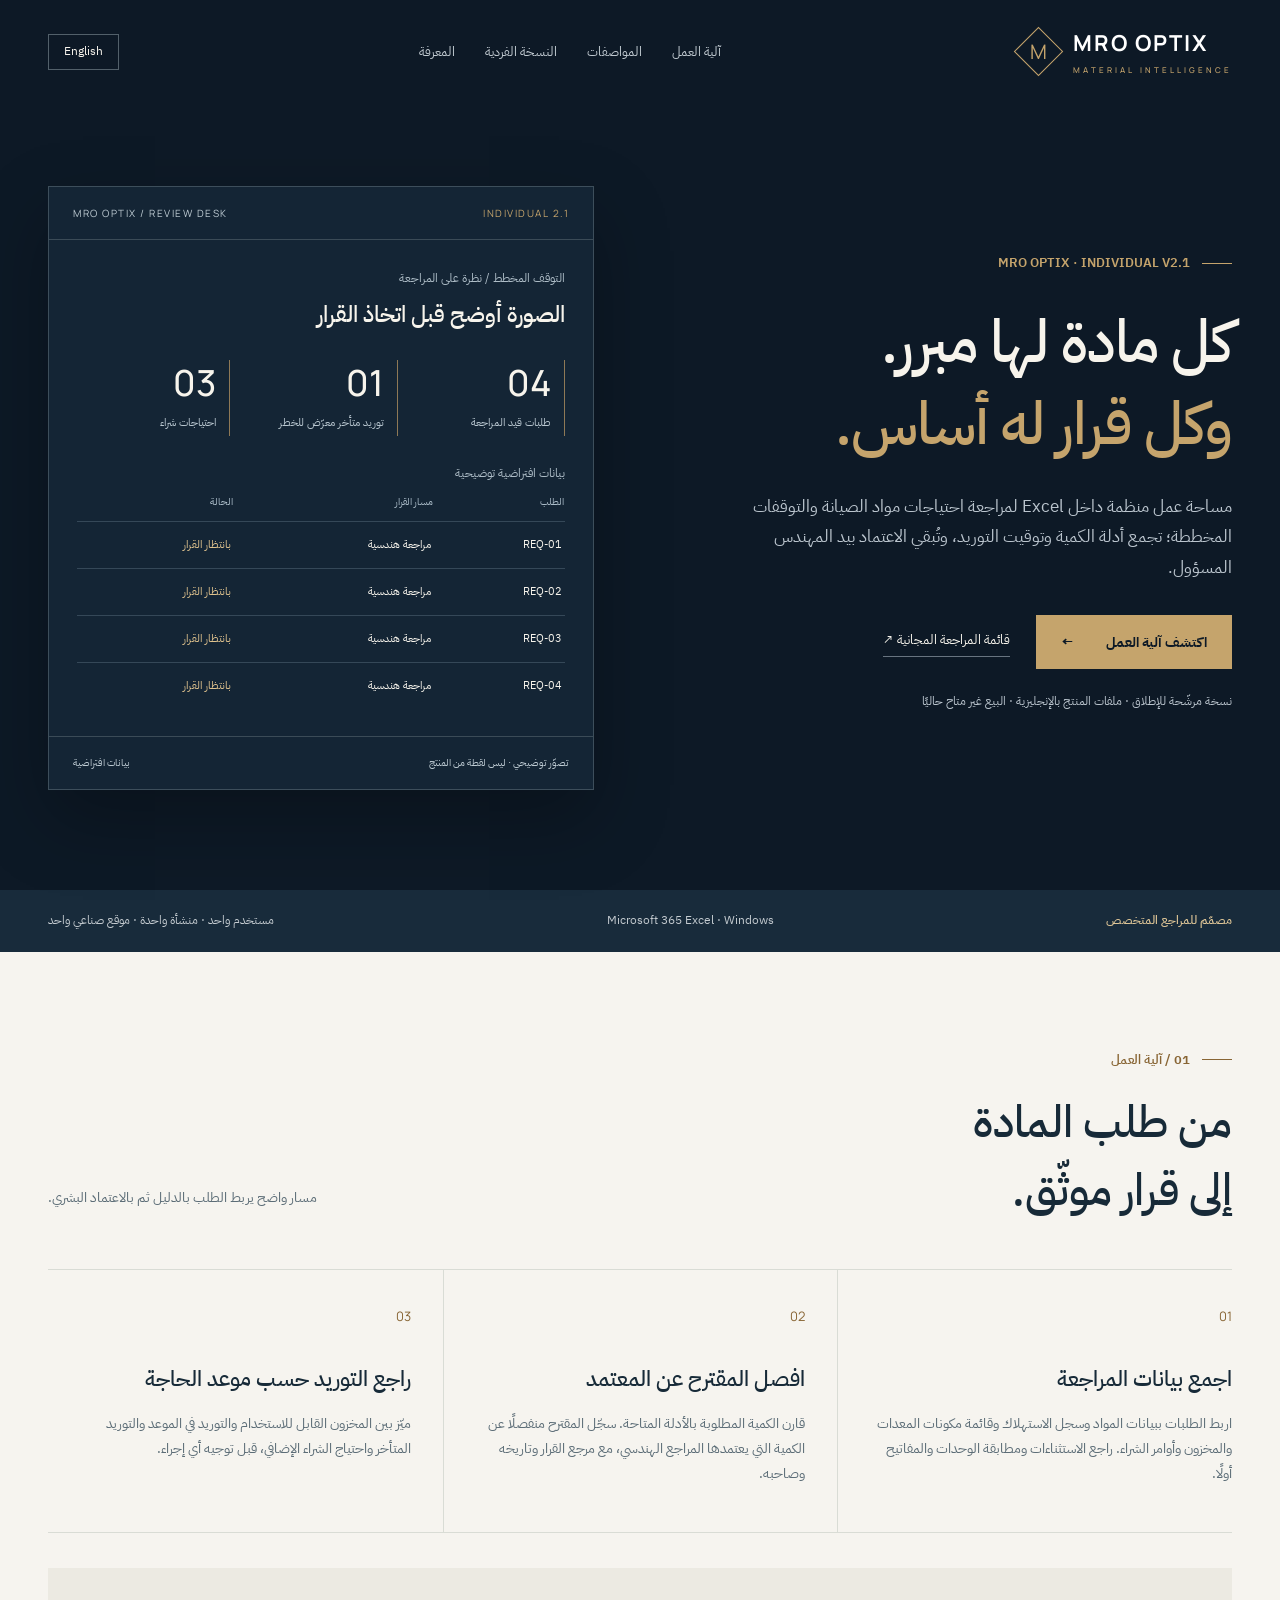
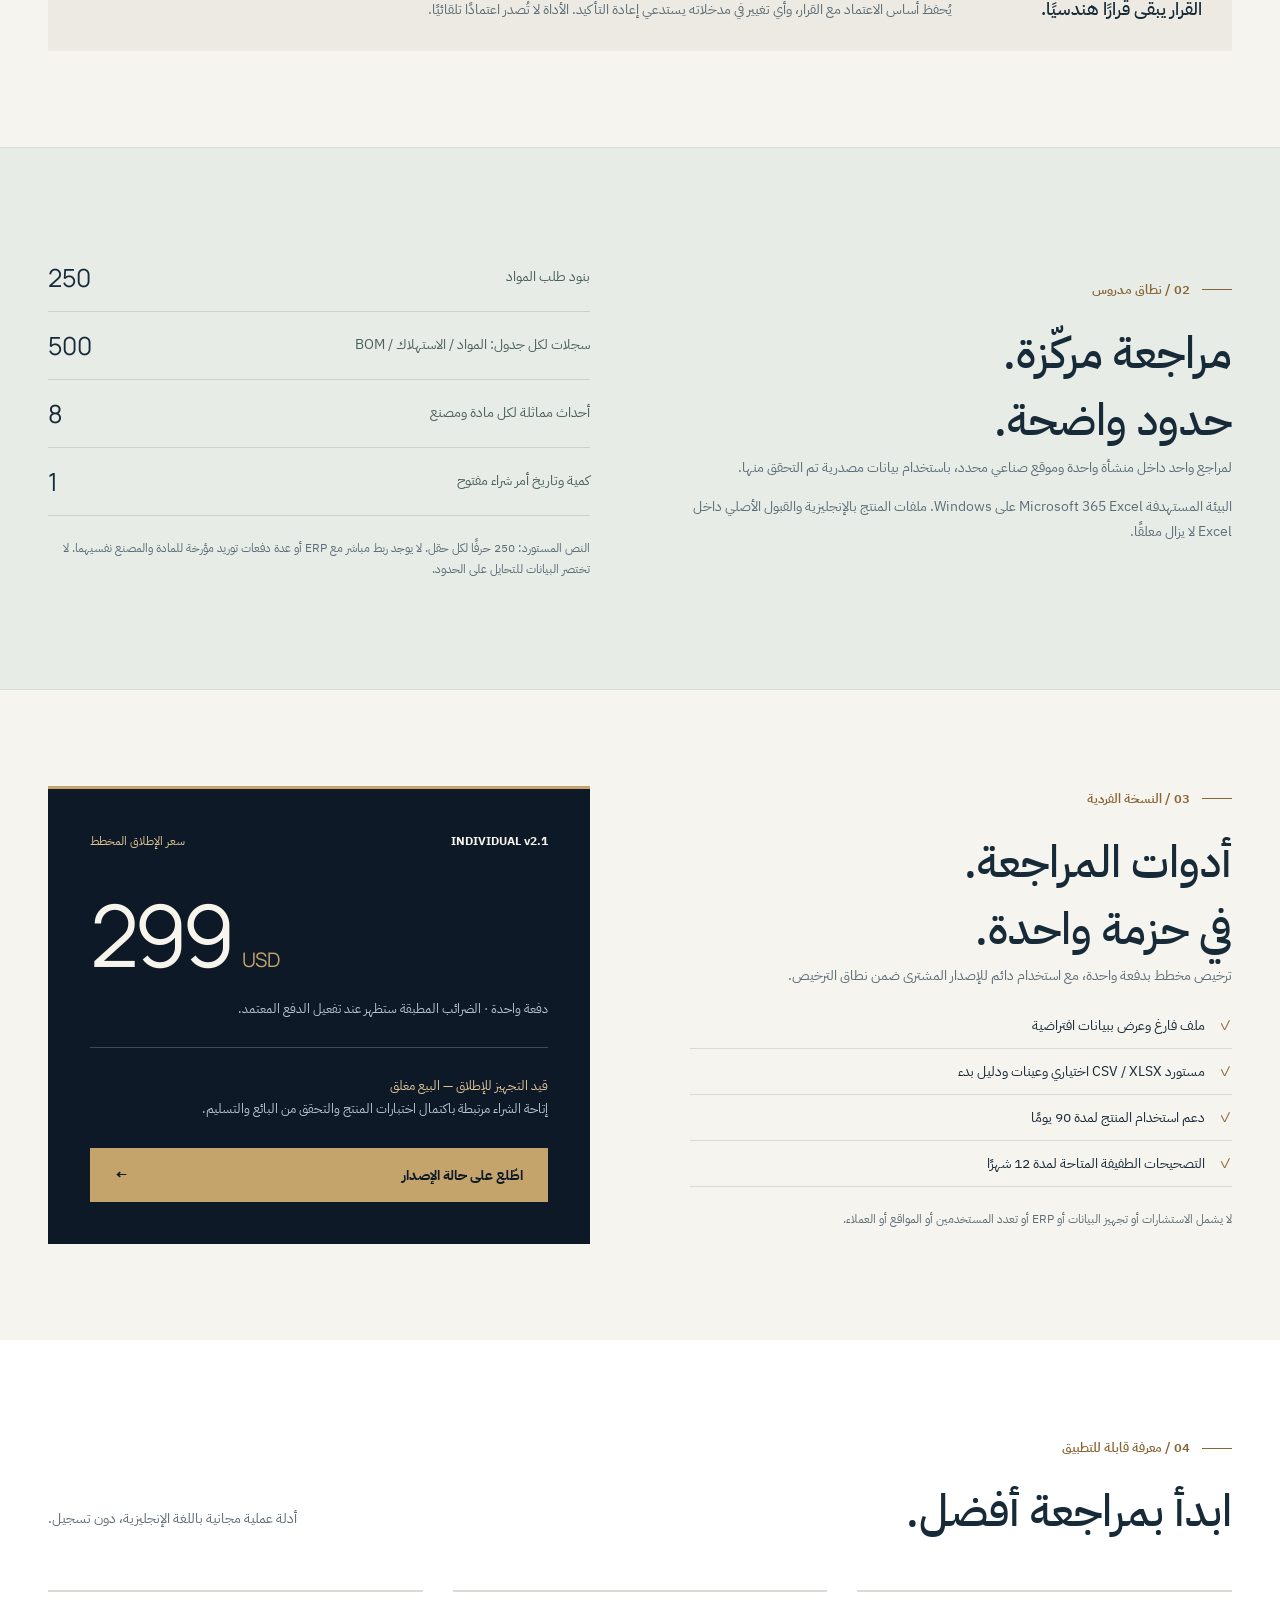
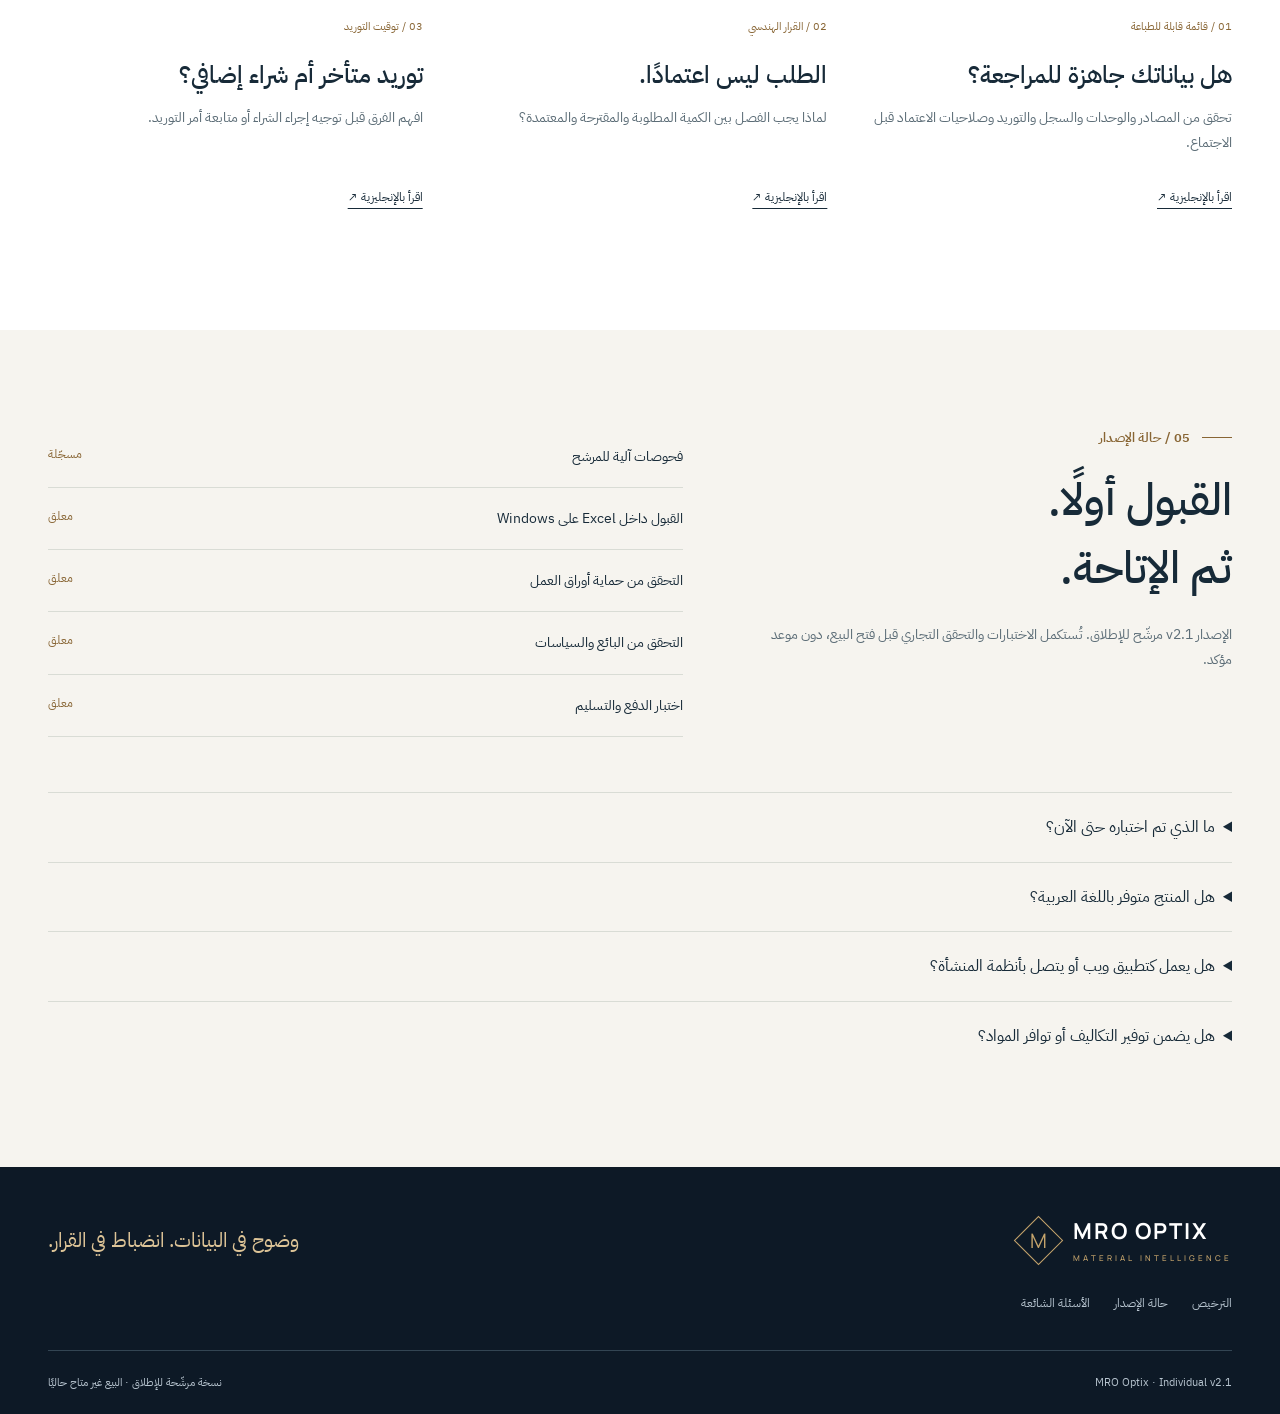
<file: index.html>
<!doctype html><html lang="ar" dir="rtl"><head><meta charset="utf-8"><meta name="viewport" content="width=device-width,initial-scale=1"><title>MRO Optix | مراجعة مواد الصيانة بوضوح</title><meta name="description" content="مراجعة منظمة لمواد الصيانة والتوقفات المخططة داخل Excel. اكتشف آلية العمل ومواصفات النسخة الفردية وحالة الإطلاق."><meta name="theme-color" content="#0d1926"><link rel="canonical" href="https://farajaay.github.io/mro-optix/"><link rel="alternate" hreflang="ar" href="https://farajaay.github.io/mro-optix/"><link rel="alternate" hreflang="en" href="https://farajaay.github.io/mro-optix/en.html"><link rel="alternate" hreflang="x-default" href="https://farajaay.github.io/mro-optix/"><link rel="stylesheet" href="brand.css"></head><body><a class="skip" href="#main">انتقل إلى المحتوى</a><header class="mast"><nav class="nav wrap" aria-label="القائمة الرئيسية"><a class="brand" href="index.html" aria-label="MRO Optix"><span class="emblem" aria-hidden="true"><span>M</span></span><span class="wordmark">MRO OPTIX<small>MATERIAL INTELLIGENCE</small></span></a><div class="navlinks"><a href="index.html#workflow">آلية العمل</a><a href="index.html#fit">المواصفات</a><a href="index.html#offer">النسخة الفردية</a><a href="index.html#guides">المعرفة</a></div><a class="lang" href="en.html" lang="en">English</a></nav></header><main id="main">
<section class="hero"><div class="wrap"><div><div class="eyebrow">MRO Optix · Individual v2.1</div><h1>كل مادة لها مبرر.<br><em>وكل قرار له أساس.</em></h1><p class="intro">مساحة عمل منظمة داخل Excel لمراجعة احتياجات مواد الصيانة والتوقفات المخططة؛ تجمع أدلة الكمية وتوقيت التوريد، وتُبقي الاعتماد بيد المهندس المسؤول.</p><div class="actions"><a class="btn" href="#workflow">اكتشف آلية العمل<span>←</span></a><a class="textlink" href="turnaround-material-review-checklist.html">قائمة المراجعة المجانية ↗</a></div><p class="small-note">نسخة مرشّحة للإطلاق · ملفات المنتج بالإنجليزية · البيع غير متاح حاليًا</p></div><div class="product-panel"><div class="panel-top"><span>MRO OPTIX / REVIEW DESK</span><span>INDIVIDUAL 2.1</span></div><div class="panel-main"><div class="panel-label">التوقف المخطط / نظرة على المراجعة</div><div class="panel-title">الصورة أوضح قبل اتخاذ القرار</div><div class="figures"><div class="figure"><b>04</b><span>طلبات قيد المراجعة</span></div><div class="figure"><b>01</b><span>توريد متأخر معرّض للخطر</span></div><div class="figure"><b>03</b><span>احتياجات شراء</span></div></div><table class="queue"><caption class="panel-label">بيانات افتراضية توضيحية</caption><thead><tr><th>الطلب</th><th>مسار القرار</th><th>الحالة</th></tr></thead><tbody><tr><td><bdi>REQ-01</bdi></td><td>مراجعة هندسية</td><td class="pill">بانتظار القرار</td></tr><tr><td><bdi>REQ-02</bdi></td><td>مراجعة هندسية</td><td class="pill">بانتظار القرار</td></tr><tr><td><bdi>REQ-03</bdi></td><td>مراجعة هندسية</td><td class="pill">بانتظار القرار</td></tr><tr><td><bdi>REQ-04</bdi></td><td>مراجعة هندسية</td><td class="pill">بانتظار القرار</td></tr></tbody></table></div><div class="panel-foot"><span>تصوّر توضيحي · ليس لقطة من المنتج</span><span>بيانات افتراضية</span></div></div></div></section>
<div class="edition-bar"><div class="wrap"><span><b>مصمّم للمراجع المتخصص</b></span><span>Microsoft 365 Excel · Windows</span><span>مستخدم واحد · منشأة واحدة · موقع صناعي واحد</span></div></div>
<section class="section" id="workflow"><div class="wrap"><div class="section-header"><div><div class="eyebrow">01 / آلية العمل</div><h2>من طلب المادة<br>إلى قرار موثّق.</h2></div><p>مسار واضح يربط الطلب بالدليل ثم بالاعتماد البشري.</p></div><div class="steps"><article class="step"><span class="number">01</span><h3>اجمع بيانات المراجعة</h3><p>اربط الطلبات ببيانات المواد وسجل الاستهلاك وقائمة مكونات المعدات والمخزون وأوامر الشراء. راجع الاستثناءات ومطابقة الوحدات والمفاتيح أولًا.</p></article><article class="step"><span class="number">02</span><h3>افصل المقترح عن المعتمد</h3><p>قارن الكمية المطلوبة بالأدلة المتاحة. سجّل المقترح منفصلًا عن الكمية التي يعتمدها المراجع الهندسي، مع مرجع القرار وتاريخه وصاحبه.</p></article><article class="step"><span class="number">03</span><h3>راجع التوريد حسب موعد الحاجة</h3><p>ميّز بين المخزون القابل للاستخدام والتوريد في الموعد والتوريد المتأخر واحتياج الشراء الإضافي، قبل توجيه أي إجراء.</p></article></div><div class="decision"><b>القرار يبقى قرارًا هندسيًا.</b><p>يُحفظ أساس الاعتماد مع القرار، وأي تغيير في مدخلاته يستدعي إعادة التأكيد. الأداة لا تُصدر اعتمادًا تلقائيًا.</p></div></div></section>
<section class="section fit-section" id="fit"><div class="wrap fit-layout"><div class="fit-copy"><div class="eyebrow">02 / نطاق مدروس</div><h2>مراجعة مركّزة.<br>حدود واضحة.</h2><p>لمراجع واحد داخل منشأة واحدة وموقع صناعي محدد، باستخدام بيانات مصدرية تم التحقق منها.</p><p>البيئة المستهدفة Microsoft 365 Excel على Windows. ملفات المنتج بالإنجليزية والقبول الأصلي داخل Excel لا يزال معلقًا.</p></div><div><dl class="specs"><div><dt>بنود طلب المواد</dt><dd>250</dd></div><div><dt>سجلات لكل جدول: المواد / الاستهلاك / BOM</dt><dd>500</dd></div><div><dt>أحداث مماثلة لكل مادة ومصنع</dt><dd>8</dd></div><div><dt>كمية وتاريخ أمر شراء مفتوح</dt><dd>1</dd></div></dl><p class="scope-note">النص المستورد: 250 حرفًا لكل حقل. لا يوجد ربط مباشر مع ERP أو عدة دفعات توريد مؤرخة للمادة والمصنع نفسيهما. لا تختصر البيانات للتحايل على الحدود.</p></div></div></section>
<section class="section" id="offer"><div class="wrap offer-layout"><div class="offer-copy"><div class="eyebrow">03 / النسخة الفردية</div><h2>أدوات المراجعة.<br>في حزمة واحدة.</h2><p>ترخيص مخطط بدفعة واحدة، مع استخدام دائم للإصدار المشترى ضمن نطاق الترخيص.</p><ul class="includes"><li>ملف فارغ وعرض ببيانات افتراضية</li><li>مستورد CSV / XLSX اختياري وعينات ودليل بدء</li><li>دعم استخدام المنتج لمدة 90 يومًا</li><li>التصحيحات الطفيفة المتاحة لمدة 12 شهرًا</li></ul><p class="scope-note">لا يشمل الاستشارات أو تجهيز البيانات أو ERP أو تعدد المستخدمين أو المواقع أو العملاء.</p></div><div class="price-card"><div class="price-head"><b>INDIVIDUAL v2.1</b><span>سعر الإطلاق المخطط</span></div><div class="price-value">299 <small>USD</small></div><p>دفعة واحدة · الضرائب المطبقة ستظهر عند تفعيل الدفع المعتمد.</p><hr><div class="availability">قيد التجهيز للإطلاق — البيع مغلق</div><p>إتاحة الشراء مرتبطة باكتمال اختبارات المنتج والتحقق من البائع والتسليم.</p><a class="btn" href="#release-gates">اطّلع على حالة الإصدار<span>←</span></a></div></div></section>
<section class="section resources" id="guides"><div class="wrap"><div class="section-header"><div><div class="eyebrow">04 / معرفة قابلة للتطبيق</div><h2>ابدأ بمراجعة أفضل.</h2></div><p>أدلة عملية مجانية باللغة الإنجليزية، دون تسجيل.</p></div><div class="resource-grid"><a class="resource-card" href="turnaround-material-review-checklist.html"><small>01 / قائمة قابلة للطباعة</small><h3>هل بياناتك جاهزة للمراجعة؟</h3><p>تحقق من المصادر والوحدات والسجل والتوريد وصلاحيات الاعتماد قبل الاجتماع.</p><span class="read">اقرأ بالإنجليزية ↗</span></a><a class="resource-card" href="material-request-vs-engineering-approval.html"><small>02 / القرار الهندسي</small><h3>الطلب ليس اعتمادًا.</h3><p>لماذا يجب الفصل بين الكمية المطلوبة والمقترحة والمعتمدة؟</p><span class="read">اقرأ بالإنجليزية ↗</span></a><a class="resource-card" href="late-po-vs-purchase-need.html"><small>03 / توقيت التوريد</small><h3>توريد متأخر أم شراء إضافي؟</h3><p>افهم الفرق قبل توجيه إجراء الشراء أو متابعة أمر التوريد.</p><span class="read">اقرأ بالإنجليزية ↗</span></a></div></div></section>
<section class="section" id="release-gates"><div class="wrap"><div class="release"><div><div class="eyebrow">05 / حالة الإصدار</div><h2>القبول أولًا.<br>ثم الإتاحة.</h2><p>الإصدار v2.1 مرشّح للإطلاق. تُستكمل الاختبارات والتحقق التجاري قبل فتح البيع، دون موعد مؤكد.</p></div><ul class="release-list"><li>فحوصات آلية للمرشح<span>مسجّلة</span></li><li>القبول داخل Excel على Windows<span>معلق</span></li><li>التحقق من حماية أوراق العمل<span>معلق</span></li><li>التحقق من البائع والسياسات<span>معلق</span></li><li>اختبار الدفع والتسليم<span>معلق</span></li></ul></div><div class="qa" id="faq"><details id="evidence"><summary>ما الذي تم اختباره حتى الآن؟</summary><p>وفق سجل التحقق للإصدار المرشّح: نجح 29 اختبارًا ديناميكيًا، ولم تُرصد أخطاء صيغ في الفحص النهائي للملفين الفارغ والتجريبي. حقق المستورد 22 نجاحًا مع حالة عدم تطابق مسجلة في أداة الاختبار تتعلق بالحفاظ على الصفر في LIMIT-0245. اختبارات LibreOffice لا تُعد قبولًا داخل Excel على Windows، وحماية أوراق العمل غير مفعّلة أو معتمدة في هذه النسخة.</p></details><details><summary>هل المنتج متوفر باللغة العربية؟</summary><p>الموقع متوفر بالعربية والإنجليزية. ملفات المنتج ودليل الاستخدام بالإنجليزية؛ تعريب الموقع لا يعني تعريب ملفات Excel.</p></details><details><summary>هل يعمل كتطبيق ويب أو يتصل بأنظمة المنشأة؟</summary><p>المنتج ملفات Excel مع مستورد اختياري، وليس تطبيق ويب. يعتمد على بيانات يزوّدها المستخدم، دون اتصال مباشر مع SAP أو Maximo أو Oracle أو غيرها.</p></details><details><summary>هل يضمن توفير التكاليف أو توافر المواد؟</summary><p>لا. فرق الكمية المقترحة ليس وفرًا محققًا ولا اعتمادًا للشراء. يجب التحقق من البيانات والمخرجات واتباع ضوابط الموقع قبل أي إجراء.</p></details></div></div></section></main><footer class="footer"><div class="wrap"><div class="footer-top"><a class="brand" href="index.html" aria-label="MRO Optix"><span class="emblem" aria-hidden="true"><span>M</span></span><span class="wordmark">MRO OPTIX<small>MATERIAL INTELLIGENCE</small></span></a><div class="footer-tag">وضوح في البيانات. انضباط في القرار.</div></div><div class="footer-links"><a href="index.html#offer">الترخيص</a><a href="index.html#release-gates">حالة الإصدار</a><a href="index.html#faq">الأسئلة الشائعة</a></div><div class="footer-bottom"><p>MRO Optix · Individual v2.1</p><p>نسخة مرشّحة للإطلاق · البيع غير متاح حاليًا</p></div></div></footer></body></html>
</file>
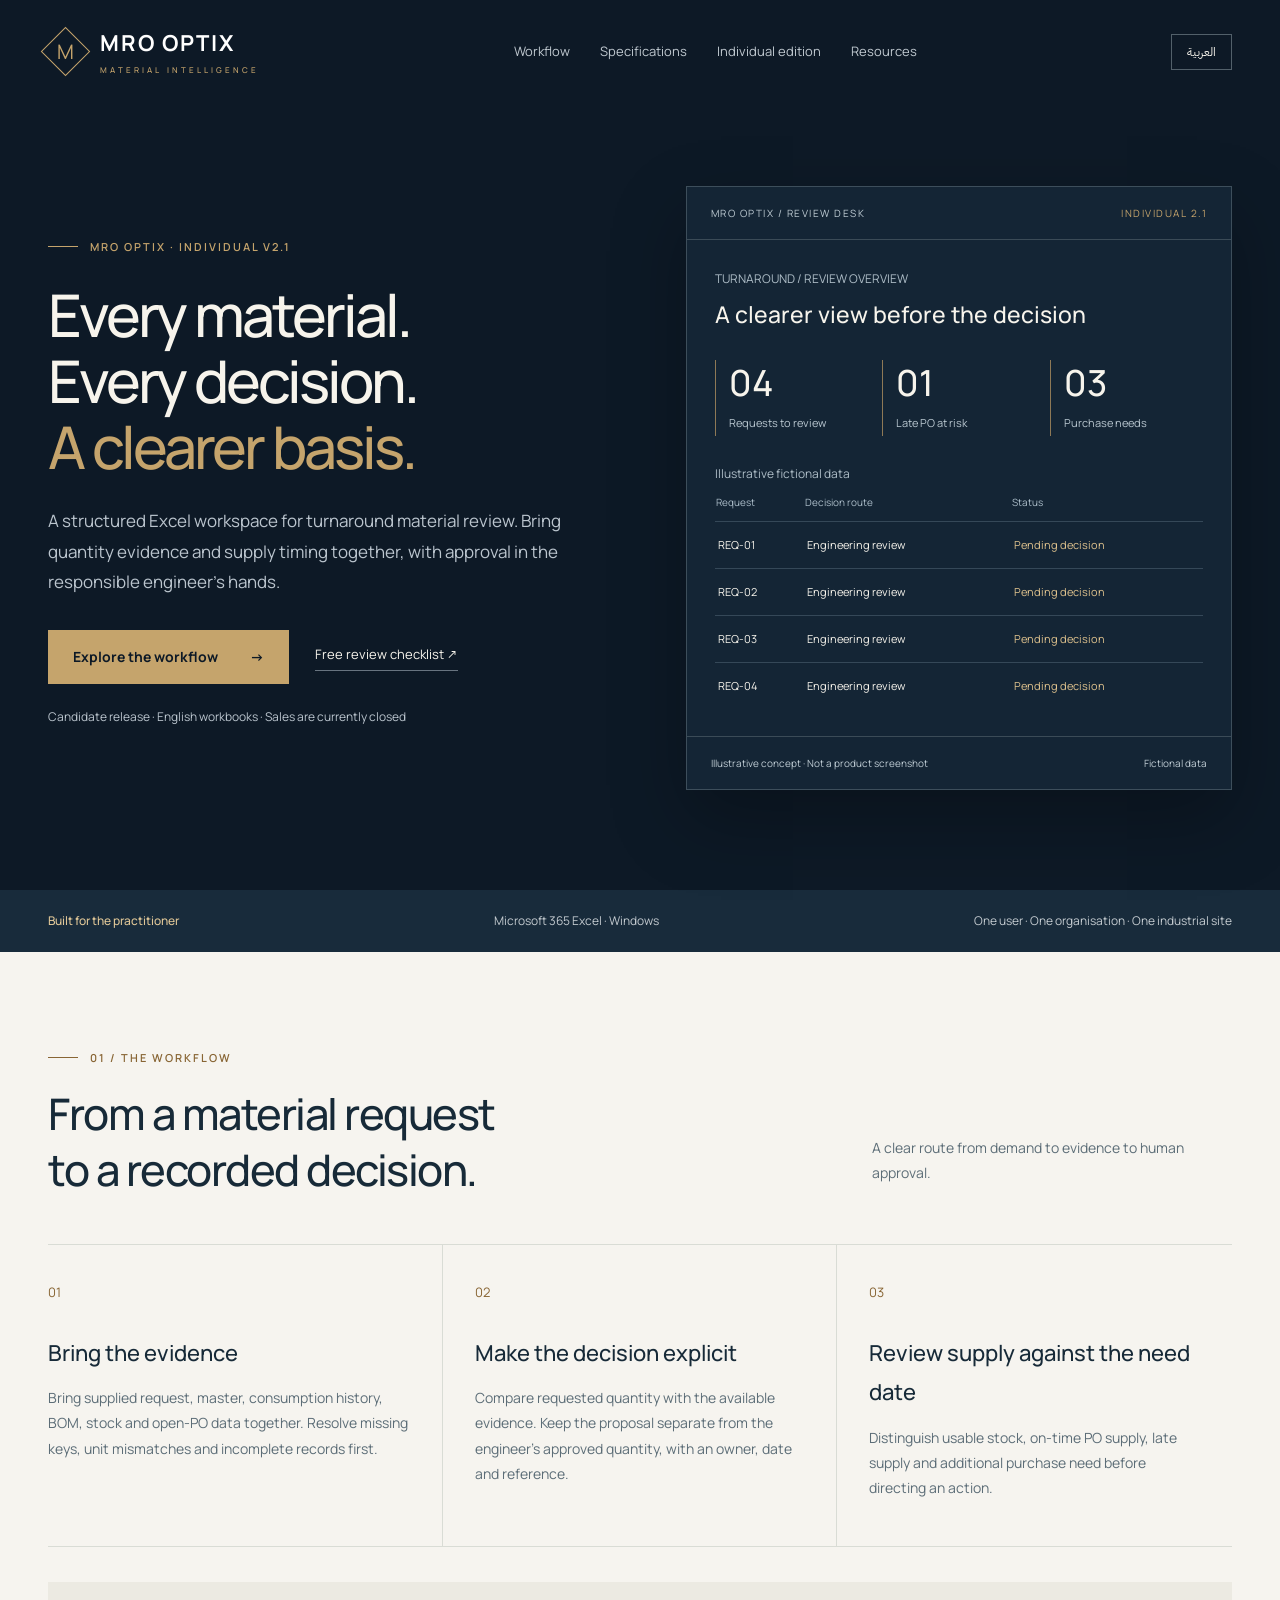
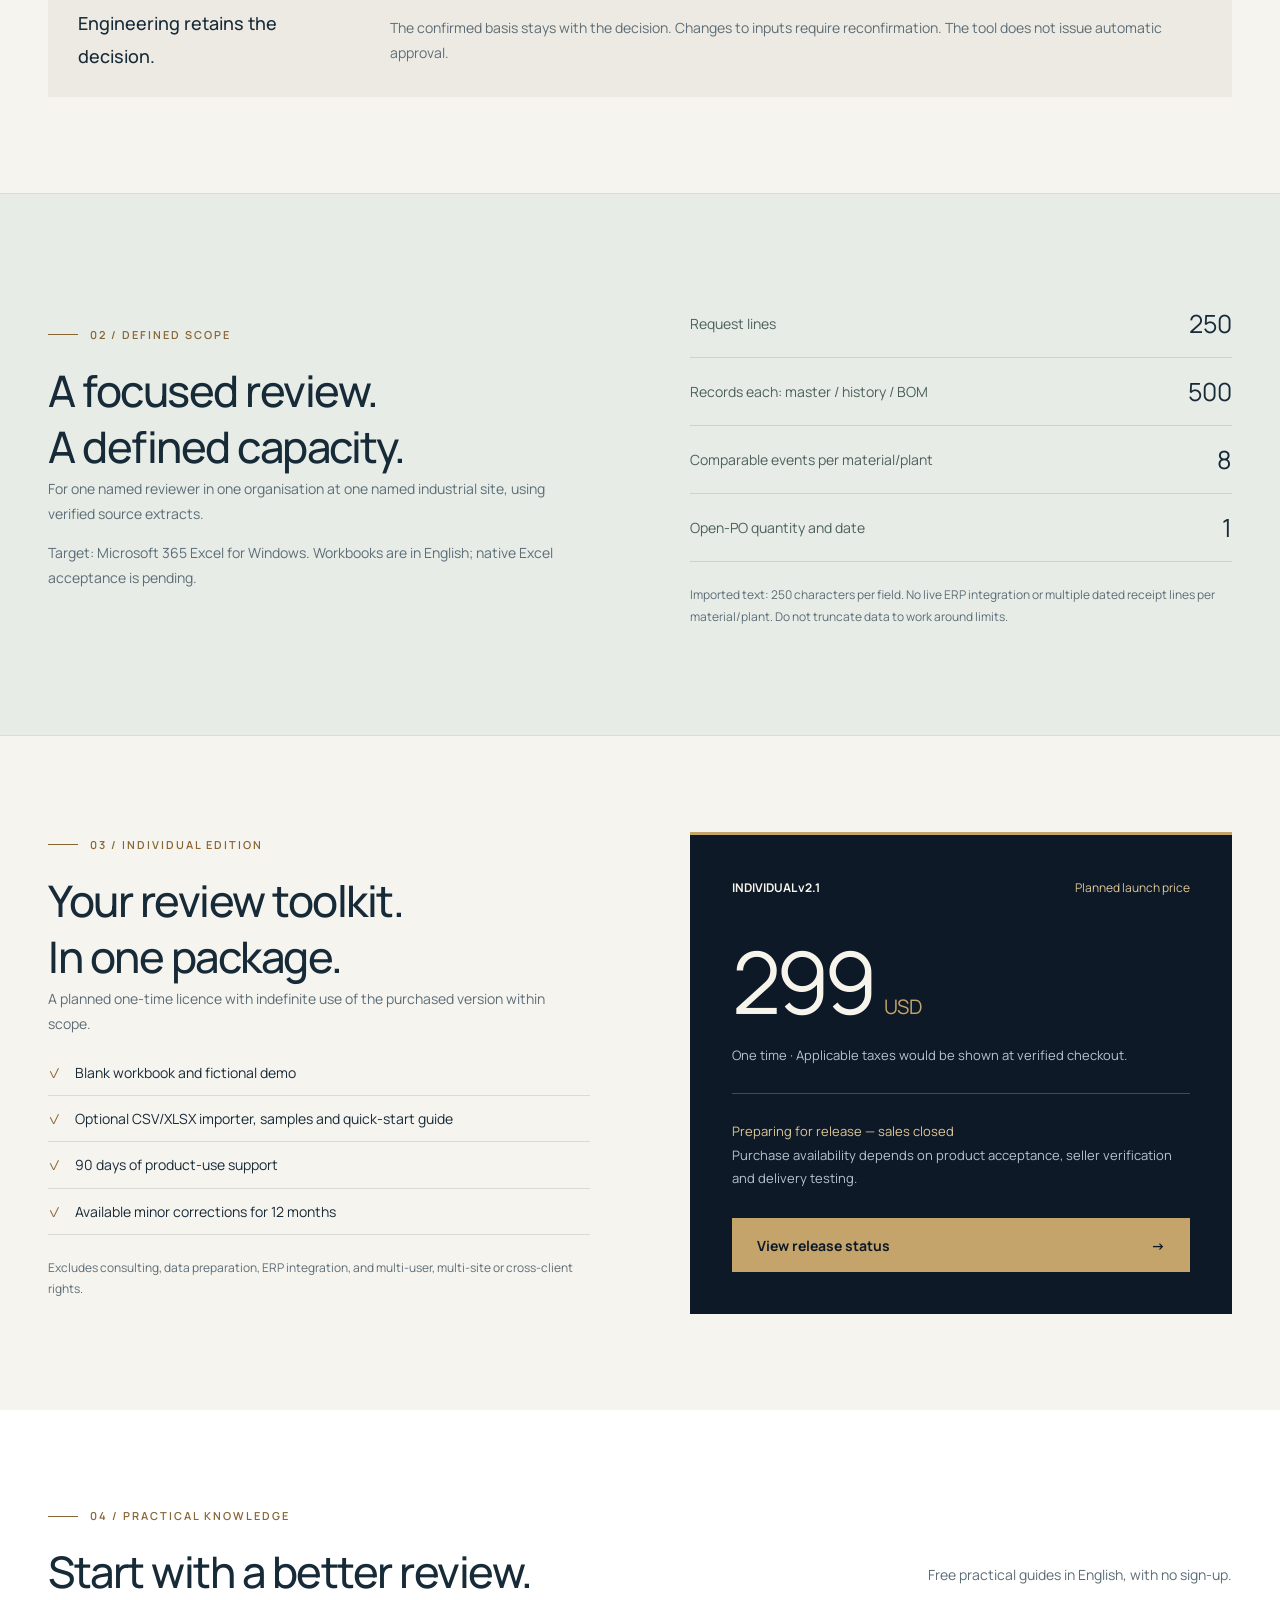
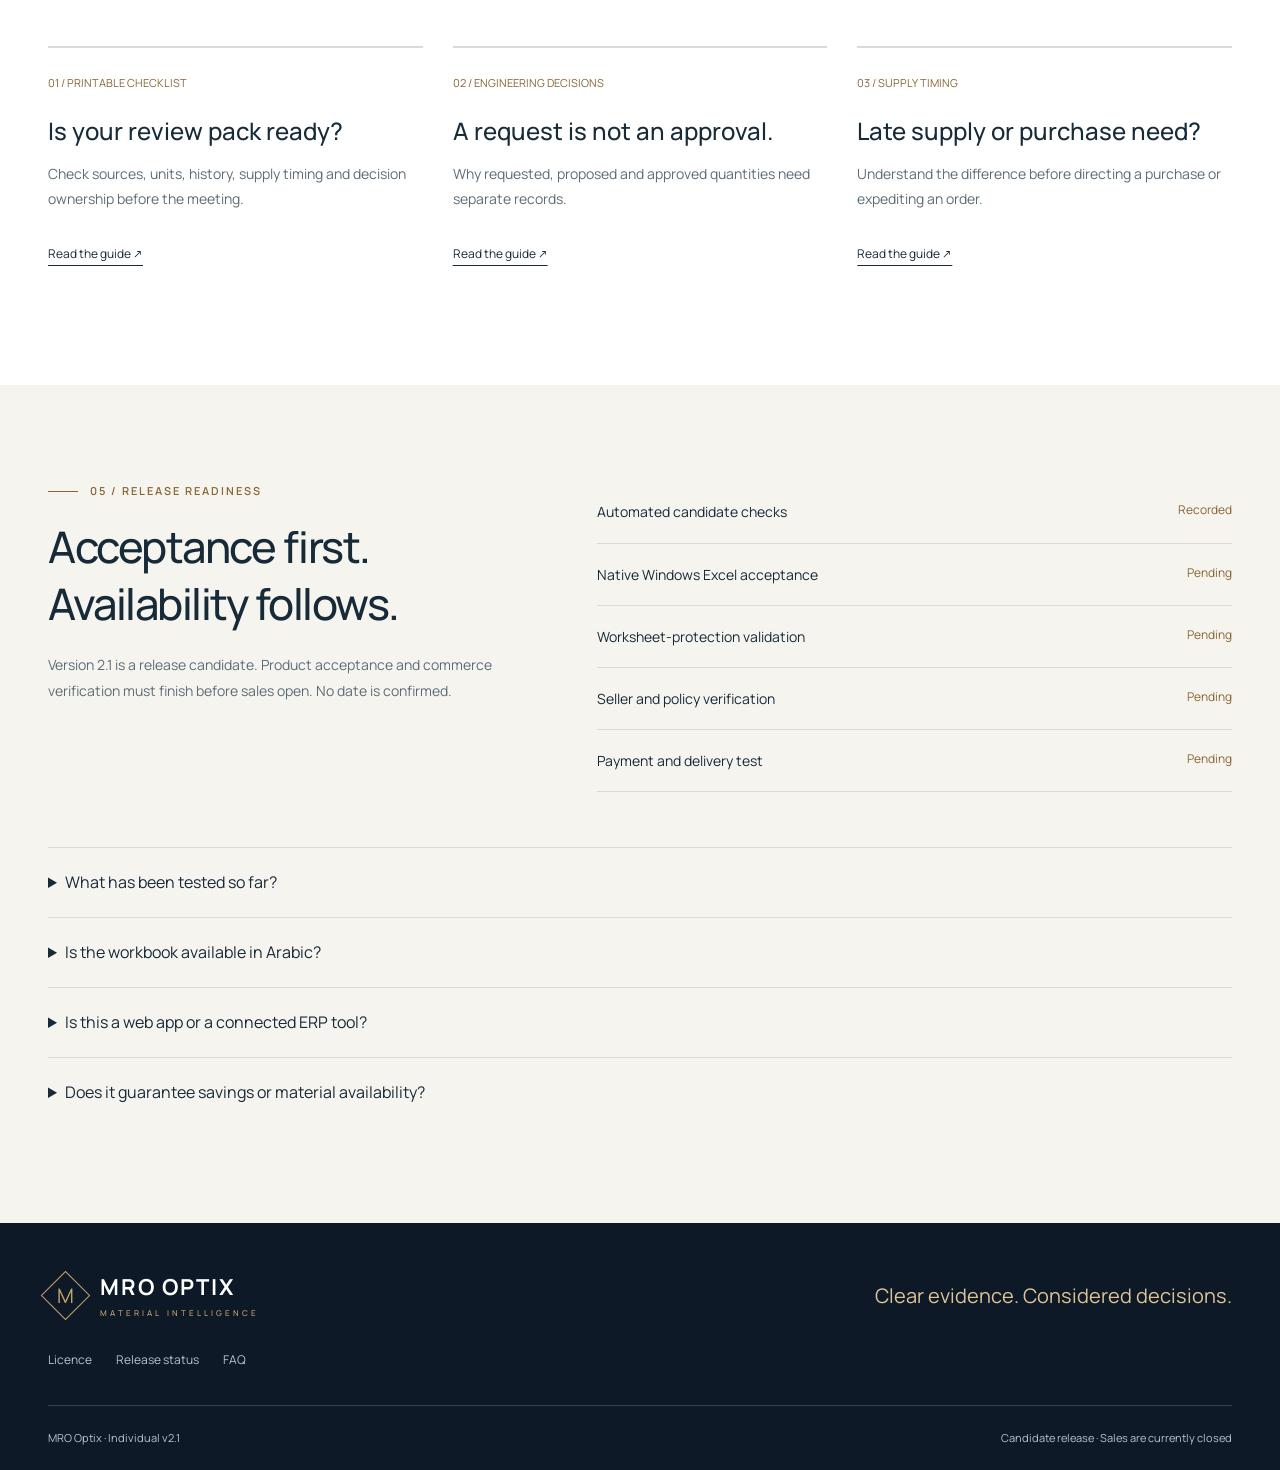
<file: en.html>
<!doctype html><html lang="en" dir="ltr"><head><meta charset="utf-8"><meta name="viewport" content="width=device-width,initial-scale=1"><title>MRO Optix | Clarity for turnaround material review</title><meta name="description" content="A structured Excel workflow for turnaround material review. Explore the Individual edition, specifications and release status."><meta name="theme-color" content="#0d1926"><link rel="canonical" href="https://farajaay.github.io/mro-optix/en.html"><link rel="alternate" hreflang="ar" href="https://farajaay.github.io/mro-optix/"><link rel="alternate" hreflang="en" href="https://farajaay.github.io/mro-optix/en.html"><link rel="alternate" hreflang="x-default" href="https://farajaay.github.io/mro-optix/"><link rel="stylesheet" href="brand.css"></head><body><a class="skip" href="#main">Skip to content</a><header class="mast"><nav class="nav wrap" aria-label="Primary navigation"><a class="brand" href="en.html" aria-label="MRO Optix"><span class="emblem" aria-hidden="true"><span>M</span></span><span class="wordmark">MRO OPTIX<small>MATERIAL INTELLIGENCE</small></span></a><div class="navlinks"><a href="en.html#workflow">Workflow</a><a href="en.html#fit">Specifications</a><a href="en.html#offer">Individual edition</a><a href="en.html#guides">Resources</a></div><a class="lang" href="index.html" lang="ar">العربية</a></nav></header><main id="main">
<section class="hero"><div class="wrap"><div><div class="eyebrow">MRO Optix · Individual v2.1</div><h1>Every material.<br>Every decision.<br><em>A clearer basis.</em></h1><p class="intro">A structured Excel workspace for turnaround material review. Bring quantity evidence and supply timing together, with approval in the responsible engineer’s hands.</p><div class="actions"><a class="btn" href="#workflow">Explore the workflow<span>→</span></a><a class="textlink" href="turnaround-material-review-checklist.html">Free review checklist ↗</a></div><p class="small-note">Candidate release · English workbooks · Sales are currently closed</p></div><div class="product-panel"><div class="panel-top"><span>MRO OPTIX / REVIEW DESK</span><span>INDIVIDUAL 2.1</span></div><div class="panel-main"><div class="panel-label">TURNAROUND / REVIEW OVERVIEW</div><div class="panel-title">A clearer view before the decision</div><div class="figures"><div class="figure"><b>04</b><span>Requests to review</span></div><div class="figure"><b>01</b><span>Late PO at risk</span></div><div class="figure"><b>03</b><span>Purchase needs</span></div></div><table class="queue"><caption class="panel-label">Illustrative fictional data</caption><thead><tr><th>Request</th><th>Decision route</th><th>Status</th></tr></thead><tbody><tr><td><bdi>REQ-01</bdi></td><td>Engineering review</td><td class="pill">Pending decision</td></tr><tr><td><bdi>REQ-02</bdi></td><td>Engineering review</td><td class="pill">Pending decision</td></tr><tr><td><bdi>REQ-03</bdi></td><td>Engineering review</td><td class="pill">Pending decision</td></tr><tr><td><bdi>REQ-04</bdi></td><td>Engineering review</td><td class="pill">Pending decision</td></tr></tbody></table></div><div class="panel-foot"><span>Illustrative concept · Not a product screenshot</span><span>Fictional data</span></div></div></div></section>
<div class="edition-bar"><div class="wrap"><span><b>Built for the practitioner</b></span><span>Microsoft 365 Excel · Windows</span><span>One user · One organisation · One industrial site</span></div></div>
<section class="section" id="workflow"><div class="wrap"><div class="section-header"><div><div class="eyebrow">01 / THE WORKFLOW</div><h2>From a material request<br>to a recorded decision.</h2></div><p>A clear route from demand to evidence to human approval.</p></div><div class="steps"><article class="step"><span class="number">01</span><h3>Bring the evidence</h3><p>Bring supplied request, master, consumption history, BOM, stock and open-PO data together. Resolve missing keys, unit mismatches and incomplete records first.</p></article><article class="step"><span class="number">02</span><h3>Make the decision explicit</h3><p>Compare requested quantity with the available evidence. Keep the proposal separate from the engineer’s approved quantity, with an owner, date and reference.</p></article><article class="step"><span class="number">03</span><h3>Review supply against the need date</h3><p>Distinguish usable stock, on-time PO supply, late supply and additional purchase need before directing an action.</p></article></div><div class="decision"><b>Engineering retains the decision.</b><p>The confirmed basis stays with the decision. Changes to inputs require reconfirmation. The tool does not issue automatic approval.</p></div></div></section>
<section class="section fit-section" id="fit"><div class="wrap fit-layout"><div class="fit-copy"><div class="eyebrow">02 / DEFINED SCOPE</div><h2>A focused review.<br>A defined capacity.</h2><p>For one named reviewer in one organisation at one named industrial site, using verified source extracts.</p><p>Target: Microsoft 365 Excel for Windows. Workbooks are in English; native Excel acceptance is pending.</p></div><div><dl class="specs"><div><dt>Request lines</dt><dd>250</dd></div><div><dt>Records each: master / history / BOM</dt><dd>500</dd></div><div><dt>Comparable events per material/plant</dt><dd>8</dd></div><div><dt>Open-PO quantity and date</dt><dd>1</dd></div></dl><p class="scope-note">Imported text: 250 characters per field. No live ERP integration or multiple dated receipt lines per material/plant. Do not truncate data to work around limits.</p></div></div></section>
<section class="section" id="offer"><div class="wrap offer-layout"><div class="offer-copy"><div class="eyebrow">03 / INDIVIDUAL EDITION</div><h2>Your review toolkit.<br>In one package.</h2><p>A planned one-time licence with indefinite use of the purchased version within scope.</p><ul class="includes"><li>Blank workbook and fictional demo</li><li>Optional CSV/XLSX importer, samples and quick-start guide</li><li>90 days of product-use support</li><li>Available minor corrections for 12 months</li></ul><p class="scope-note">Excludes consulting, data preparation, ERP integration, and multi-user, multi-site or cross-client rights.</p></div><div class="price-card"><div class="price-head"><b>INDIVIDUAL v2.1</b><span>Planned launch price</span></div><div class="price-value">299 <small>USD</small></div><p>One time · Applicable taxes would be shown at verified checkout.</p><hr><div class="availability">Preparing for release — sales closed</div><p>Purchase availability depends on product acceptance, seller verification and delivery testing.</p><a class="btn" href="#release-gates">View release status<span>→</span></a></div></div></section>
<section class="section resources" id="guides"><div class="wrap"><div class="section-header"><div><div class="eyebrow">04 / PRACTICAL KNOWLEDGE</div><h2>Start with a better review.</h2></div><p>Free practical guides in English, with no sign-up.</p></div><div class="resource-grid"><a class="resource-card" href="turnaround-material-review-checklist.html"><small>01 / PRINTABLE CHECKLIST</small><h3>Is your review pack ready?</h3><p>Check sources, units, history, supply timing and decision ownership before the meeting.</p><span class="read">Read the guide ↗</span></a><a class="resource-card" href="material-request-vs-engineering-approval.html"><small>02 / ENGINEERING DECISIONS</small><h3>A request is not an approval.</h3><p>Why requested, proposed and approved quantities need separate records.</p><span class="read">Read the guide ↗</span></a><a class="resource-card" href="late-po-vs-purchase-need.html"><small>03 / SUPPLY TIMING</small><h3>Late supply or purchase need?</h3><p>Understand the difference before directing a purchase or expediting an order.</p><span class="read">Read the guide ↗</span></a></div></div></section>
<section class="section" id="release-gates"><div class="wrap"><div class="release"><div><div class="eyebrow">05 / RELEASE READINESS</div><h2>Acceptance first.<br>Availability follows.</h2><p>Version 2.1 is a release candidate. Product acceptance and commerce verification must finish before sales open. No date is confirmed.</p></div><ul class="release-list"><li>Automated candidate checks<span>Recorded</span></li><li>Native Windows Excel acceptance<span>Pending</span></li><li>Worksheet-protection validation<span>Pending</span></li><li>Seller and policy verification<span>Pending</span></li><li>Payment and delivery test<span>Pending</span></li></ul></div><div class="qa" id="faq"><details id="evidence"><summary>What has been tested so far?</summary><p>The candidate record reports 29 passed dynamic checks and zero formula-error matches in the final blank and demo scans. Importer testing reports 22 passes plus one recorded harness mismatch concerning preservation of the leading zero in LIMIT-0245. LibreOffice checks do not constitute native Windows Excel acceptance. Worksheet protection is not enabled or certified in this candidate.</p></details><details><summary>Is the workbook available in Arabic?</summary><p>The website is available in Arabic and English. Product workbooks and documentation are in English; the Arabic website does not imply an Arabic workbook.</p></details><details><summary>Is this a web app or a connected ERP tool?</summary><p>The product consists of Excel workbooks and an optional importer. It uses supplied source data and has no live connection to SAP, Maximo, Oracle or other ERP systems.</p></details><details><summary>Does it guarantee savings or material availability?</summary><p>No. A proposed quantity difference is not a realised saving or a purchase approval. Verify source data and outputs, and follow site controls before action.</p></details></div></div></section></main><footer class="footer"><div class="wrap"><div class="footer-top"><a class="brand" href="en.html" aria-label="MRO Optix"><span class="emblem" aria-hidden="true"><span>M</span></span><span class="wordmark">MRO OPTIX<small>MATERIAL INTELLIGENCE</small></span></a><div class="footer-tag">Clear evidence. Considered decisions.</div></div><div class="footer-links"><a href="en.html#offer">Licence</a><a href="en.html#release-gates">Release status</a><a href="en.html#faq">FAQ</a></div><div class="footer-bottom"><p>MRO Optix · Individual v2.1</p><p>Candidate release · Sales are currently closed</p></div></div></footer></body></html>
</file>
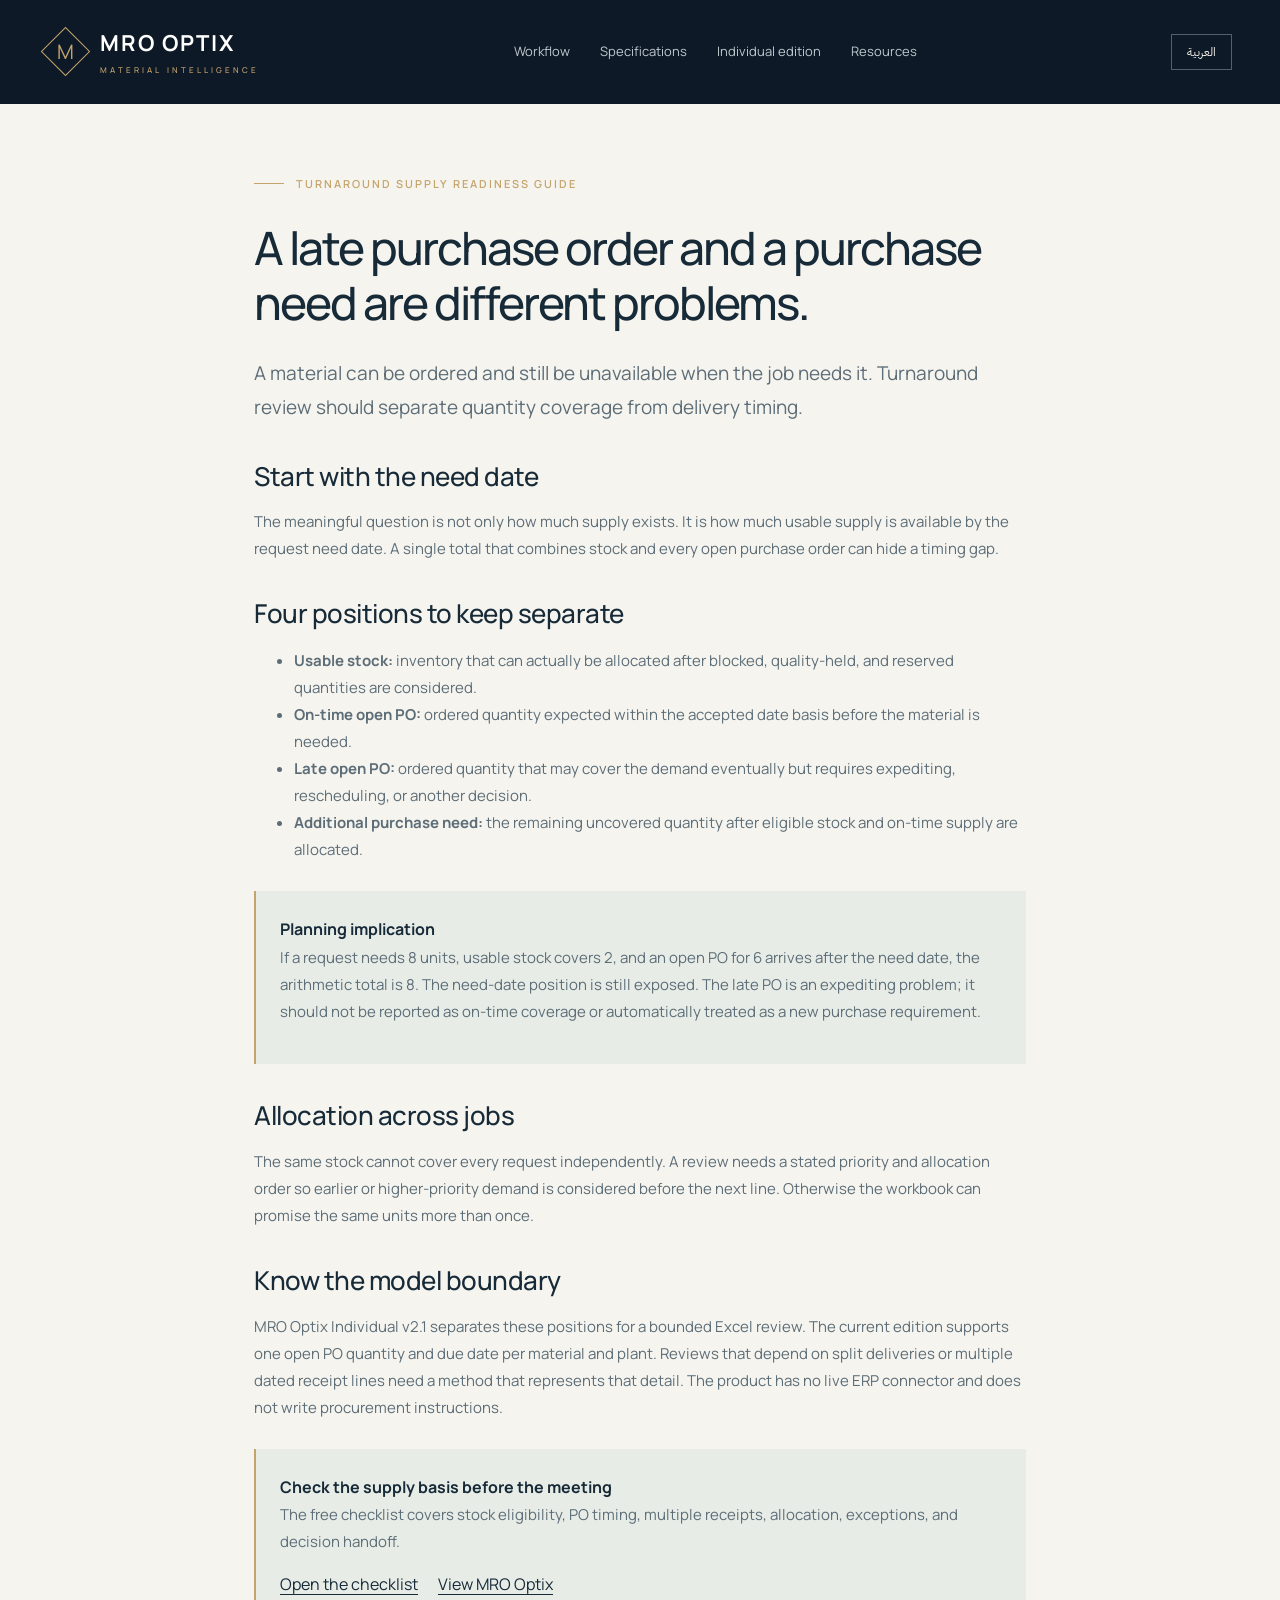
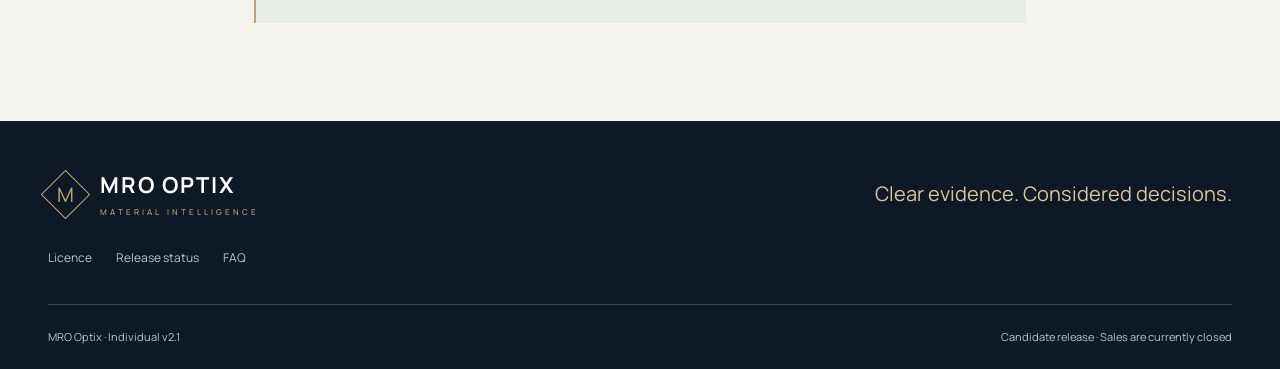
<file: late-po-vs-purchase-need.html>
<!doctype html><html lang="en" dir="ltr"><head><meta charset="utf-8"><meta name="viewport" content="width=device-width,initial-scale=1"><title>Late PO vs Purchase Need in Turnarounds | MRO Optix</title><meta name="description" content="Separate usable stock, on-time purchase orders, late purchase orders, and additional purchase need during turnaround planning."><meta name="robots" content="index,follow"><link rel="canonical" href="https://farajaay.github.io/mro-optix/late-po-vs-purchase-need.html"><meta name="theme-color" content="#0d1926"><link rel="stylesheet" href="brand.css"></head><body><a class="skip" href="#main">Skip to content</a><header class="mast"><nav class="nav wrap" aria-label="Primary navigation"><a class="brand" href="en.html" aria-label="MRO Optix"><span class="emblem" aria-hidden="true"><span>M</span></span><span class="wordmark">MRO OPTIX<small>MATERIAL INTELLIGENCE</small></span></a><div class="navlinks"><a href="en.html#workflow">Workflow</a><a href="en.html#fit">Specifications</a><a href="en.html#offer">Individual edition</a><a href="en.html#guides">Resources</a></div><a class="lang" href="index.html" lang="ar">العربية</a></nav></header><main id="main" class="article-main"><div class="eyebrow">Turnaround supply readiness guide</div><h1>A late purchase order and a purchase need are different problems.</h1>
<p class="lead">A material can be ordered and still be unavailable when the job needs it. Turnaround review should separate quantity coverage from delivery timing.</p>
<h2>Start with the need date</h2>
<p>The meaningful question is not only how much supply exists. It is how much usable supply is available by the request need date. A single total that combines stock and every open purchase order can hide a timing gap.</p>
<h2>Four positions to keep separate</h2>
<ul><li><strong>Usable stock:</strong> inventory that can actually be allocated after blocked, quality-held, and reserved quantities are considered.</li><li><strong>On-time open PO:</strong> ordered quantity expected within the accepted date basis before the material is needed.</li><li><strong>Late open PO:</strong> ordered quantity that may cover the demand eventually but requires expediting, rescheduling, or another decision.</li><li><strong>Additional purchase need:</strong> the remaining uncovered quantity after eligible stock and on-time supply are allocated.</li></ul>
<div class="box example"><strong>Planning implication</strong><p>If a request needs 8 units, usable stock covers 2, and an open PO for 6 arrives after the need date, the arithmetic total is 8. The need-date position is still exposed. The late PO is an expediting problem; it should not be reported as on-time coverage or automatically treated as a new purchase requirement.</p></div>
<h2>Allocation across jobs</h2>
<p>The same stock cannot cover every request independently. A review needs a stated priority and allocation order so earlier or higher-priority demand is considered before the next line. Otherwise the workbook can promise the same units more than once.</p>
<h2>Know the model boundary</h2>
<p>MRO Optix Individual v2.1 separates these positions for a bounded Excel review. The current edition supports one open PO quantity and due date per material and plant. Reviews that depend on split deliveries or multiple dated receipt lines need a method that represents that detail. The product has no live ERP connector and does not write procurement instructions.</p>
<div class="cta"><strong>Check the supply basis before the meeting</strong><p>The free checklist covers stock eligibility, PO timing, multiple receipts, allocation, exceptions, and decision handoff.</p><a href="turnaround-material-review-checklist.html">Open the checklist</a><a href="en.html">View MRO Optix</a></div></main><footer class="footer"><div class="wrap"><div class="footer-top"><a class="brand" href="en.html" aria-label="MRO Optix"><span class="emblem" aria-hidden="true"><span>M</span></span><span class="wordmark">MRO OPTIX<small>MATERIAL INTELLIGENCE</small></span></a><div class="footer-tag">Clear evidence. Considered decisions.</div></div><div class="footer-links"><a href="en.html#offer">Licence</a><a href="en.html#release-gates">Release status</a><a href="en.html#faq">FAQ</a></div><div class="footer-bottom"><p>MRO Optix · Individual v2.1</p><p>Candidate release · Sales are currently closed</p></div></div></footer></body></html>
</file>
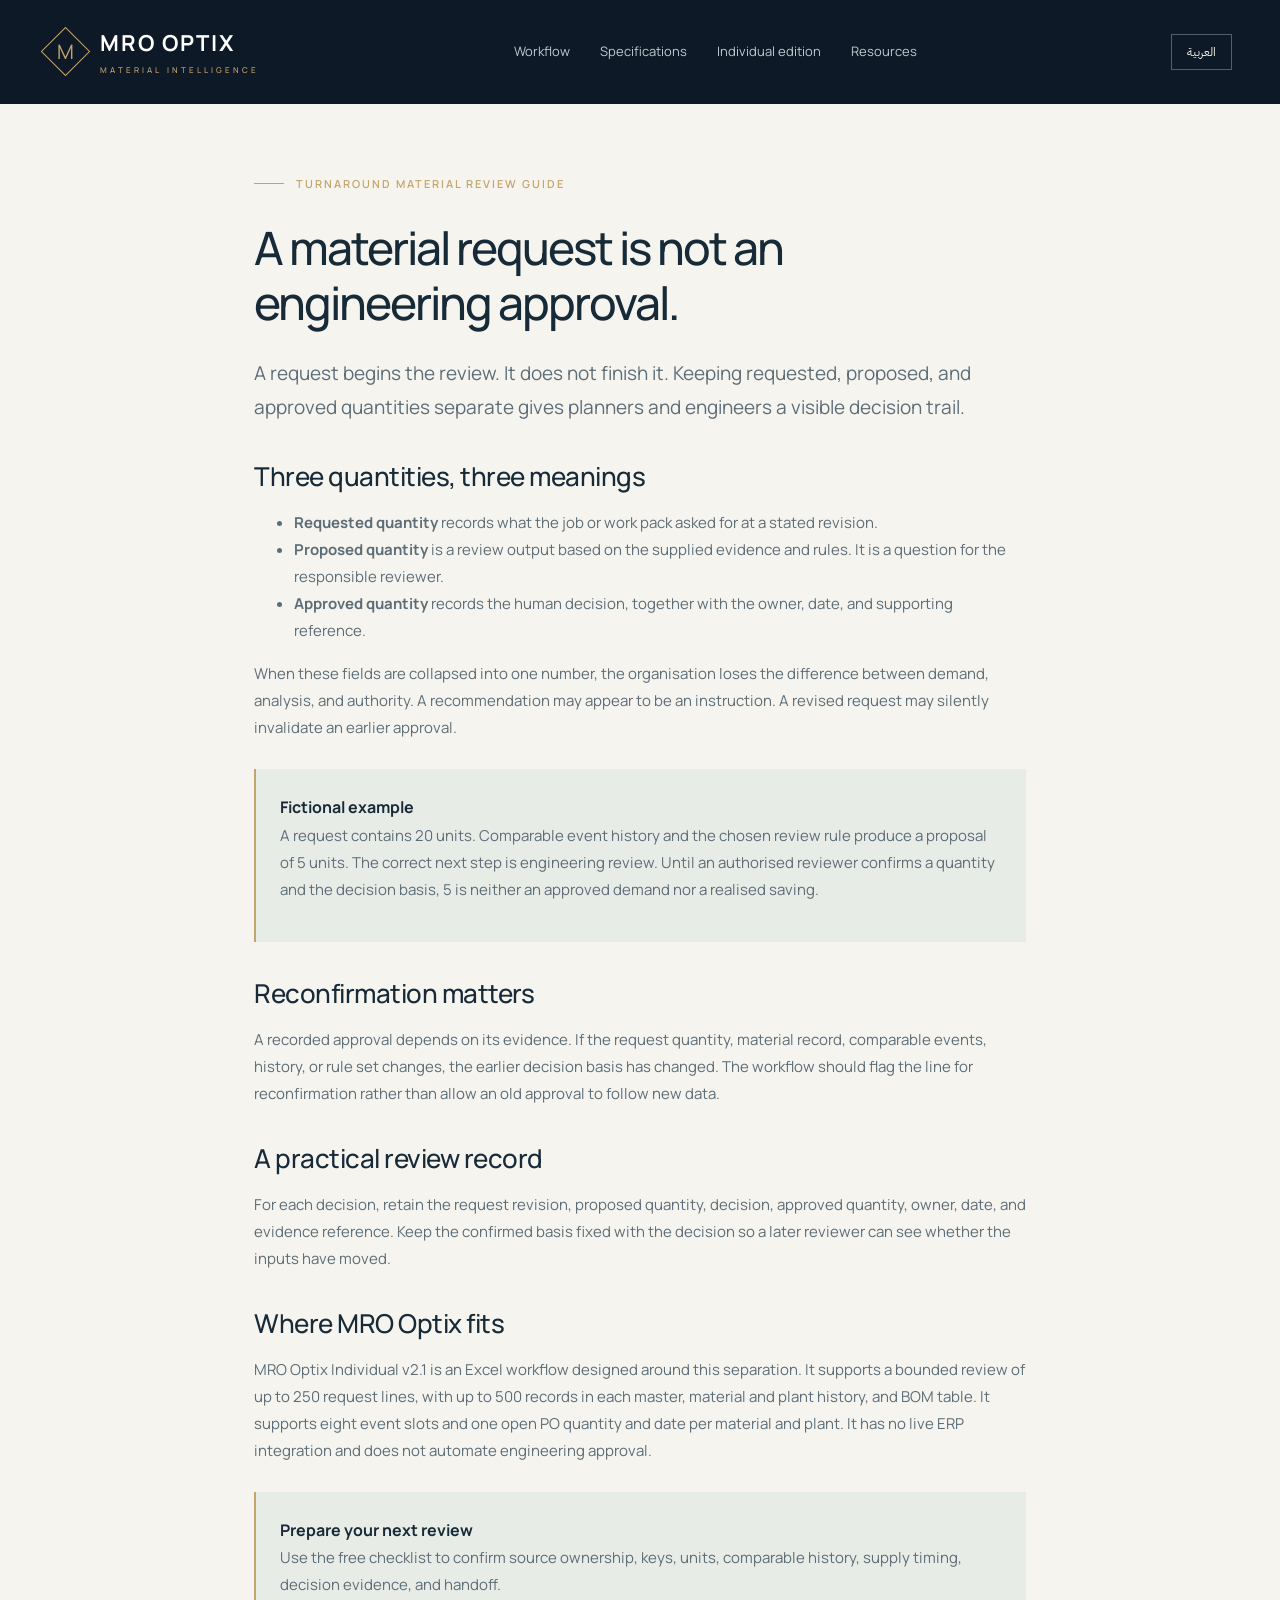
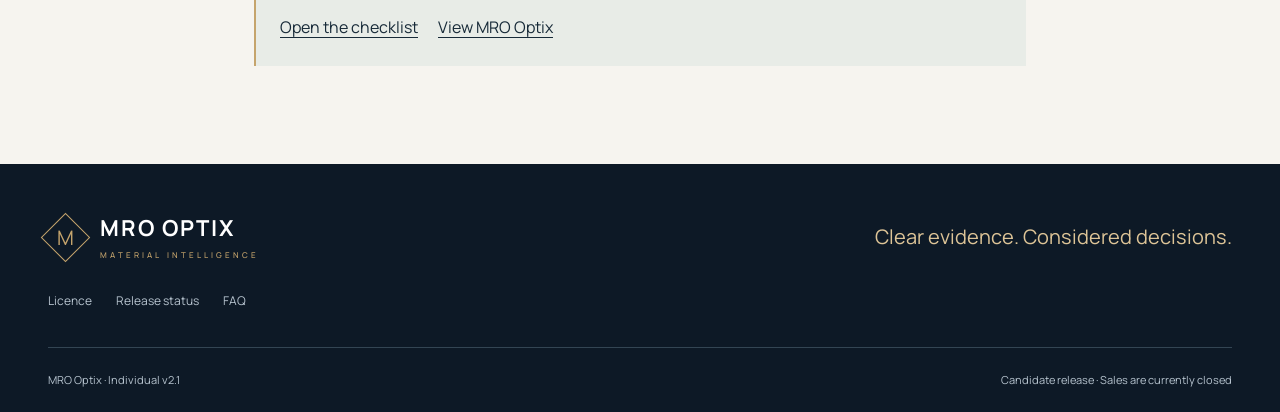
<file: material-request-vs-engineering-approval.html>
<!doctype html><html lang="en" dir="ltr"><head><meta charset="utf-8"><meta name="viewport" content="width=device-width,initial-scale=1"><title>Material Request vs Engineering Approval | MRO Optix</title><meta name="description" content="Why requested, proposed, and approved quantities must remain separate during turnaround material review."><meta name="robots" content="index,follow"><link rel="canonical" href="https://farajaay.github.io/mro-optix/material-request-vs-engineering-approval.html"><meta name="theme-color" content="#0d1926"><link rel="stylesheet" href="brand.css"></head><body><a class="skip" href="#main">Skip to content</a><header class="mast"><nav class="nav wrap" aria-label="Primary navigation"><a class="brand" href="en.html" aria-label="MRO Optix"><span class="emblem" aria-hidden="true"><span>M</span></span><span class="wordmark">MRO OPTIX<small>MATERIAL INTELLIGENCE</small></span></a><div class="navlinks"><a href="en.html#workflow">Workflow</a><a href="en.html#fit">Specifications</a><a href="en.html#offer">Individual edition</a><a href="en.html#guides">Resources</a></div><a class="lang" href="index.html" lang="ar">العربية</a></nav></header><main id="main" class="article-main"><div class="eyebrow">Turnaround material review guide</div><h1>A material request is not an engineering approval.</h1>
<p class="lead">A request begins the review. It does not finish it. Keeping requested, proposed, and approved quantities separate gives planners and engineers a visible decision trail.</p>
<h2>Three quantities, three meanings</h2>
<ul><li><strong>Requested quantity</strong> records what the job or work pack asked for at a stated revision.</li><li><strong>Proposed quantity</strong> is a review output based on the supplied evidence and rules. It is a question for the responsible reviewer.</li><li><strong>Approved quantity</strong> records the human decision, together with the owner, date, and supporting reference.</li></ul>
<p>When these fields are collapsed into one number, the organisation loses the difference between demand, analysis, and authority. A recommendation may appear to be an instruction. A revised request may silently invalidate an earlier approval.</p>
<div class="box example"><strong>Fictional example</strong><p>A request contains 20 units. Comparable event history and the chosen review rule produce a proposal of 5 units. The correct next step is engineering review. Until an authorised reviewer confirms a quantity and the decision basis, 5 is neither an approved demand nor a realised saving.</p></div>
<h2>Reconfirmation matters</h2>
<p>A recorded approval depends on its evidence. If the request quantity, material record, comparable events, history, or rule set changes, the earlier decision basis has changed. The workflow should flag the line for reconfirmation rather than allow an old approval to follow new data.</p>
<h2>A practical review record</h2>
<p>For each decision, retain the request revision, proposed quantity, decision, approved quantity, owner, date, and evidence reference. Keep the confirmed basis fixed with the decision so a later reviewer can see whether the inputs have moved.</p>
<h2>Where MRO Optix fits</h2>
<p>MRO Optix Individual v2.1 is an Excel workflow designed around this separation. It supports a bounded review of up to 250 request lines, with up to 500 records in each master, material and plant history, and BOM table. It supports eight event slots and one open PO quantity and date per material and plant. It has no live ERP integration and does not automate engineering approval.</p>
<div class="cta"><strong>Prepare your next review</strong><p>Use the free checklist to confirm source ownership, keys, units, comparable history, supply timing, decision evidence, and handoff.</p><a href="turnaround-material-review-checklist.html">Open the checklist</a><a href="en.html">View MRO Optix</a></div></main><footer class="footer"><div class="wrap"><div class="footer-top"><a class="brand" href="en.html" aria-label="MRO Optix"><span class="emblem" aria-hidden="true"><span>M</span></span><span class="wordmark">MRO OPTIX<small>MATERIAL INTELLIGENCE</small></span></a><div class="footer-tag">Clear evidence. Considered decisions.</div></div><div class="footer-links"><a href="en.html#offer">Licence</a><a href="en.html#release-gates">Release status</a><a href="en.html#faq">FAQ</a></div><div class="footer-bottom"><p>MRO Optix · Individual v2.1</p><p>Candidate release · Sales are currently closed</p></div></div></footer></body></html>
</file>
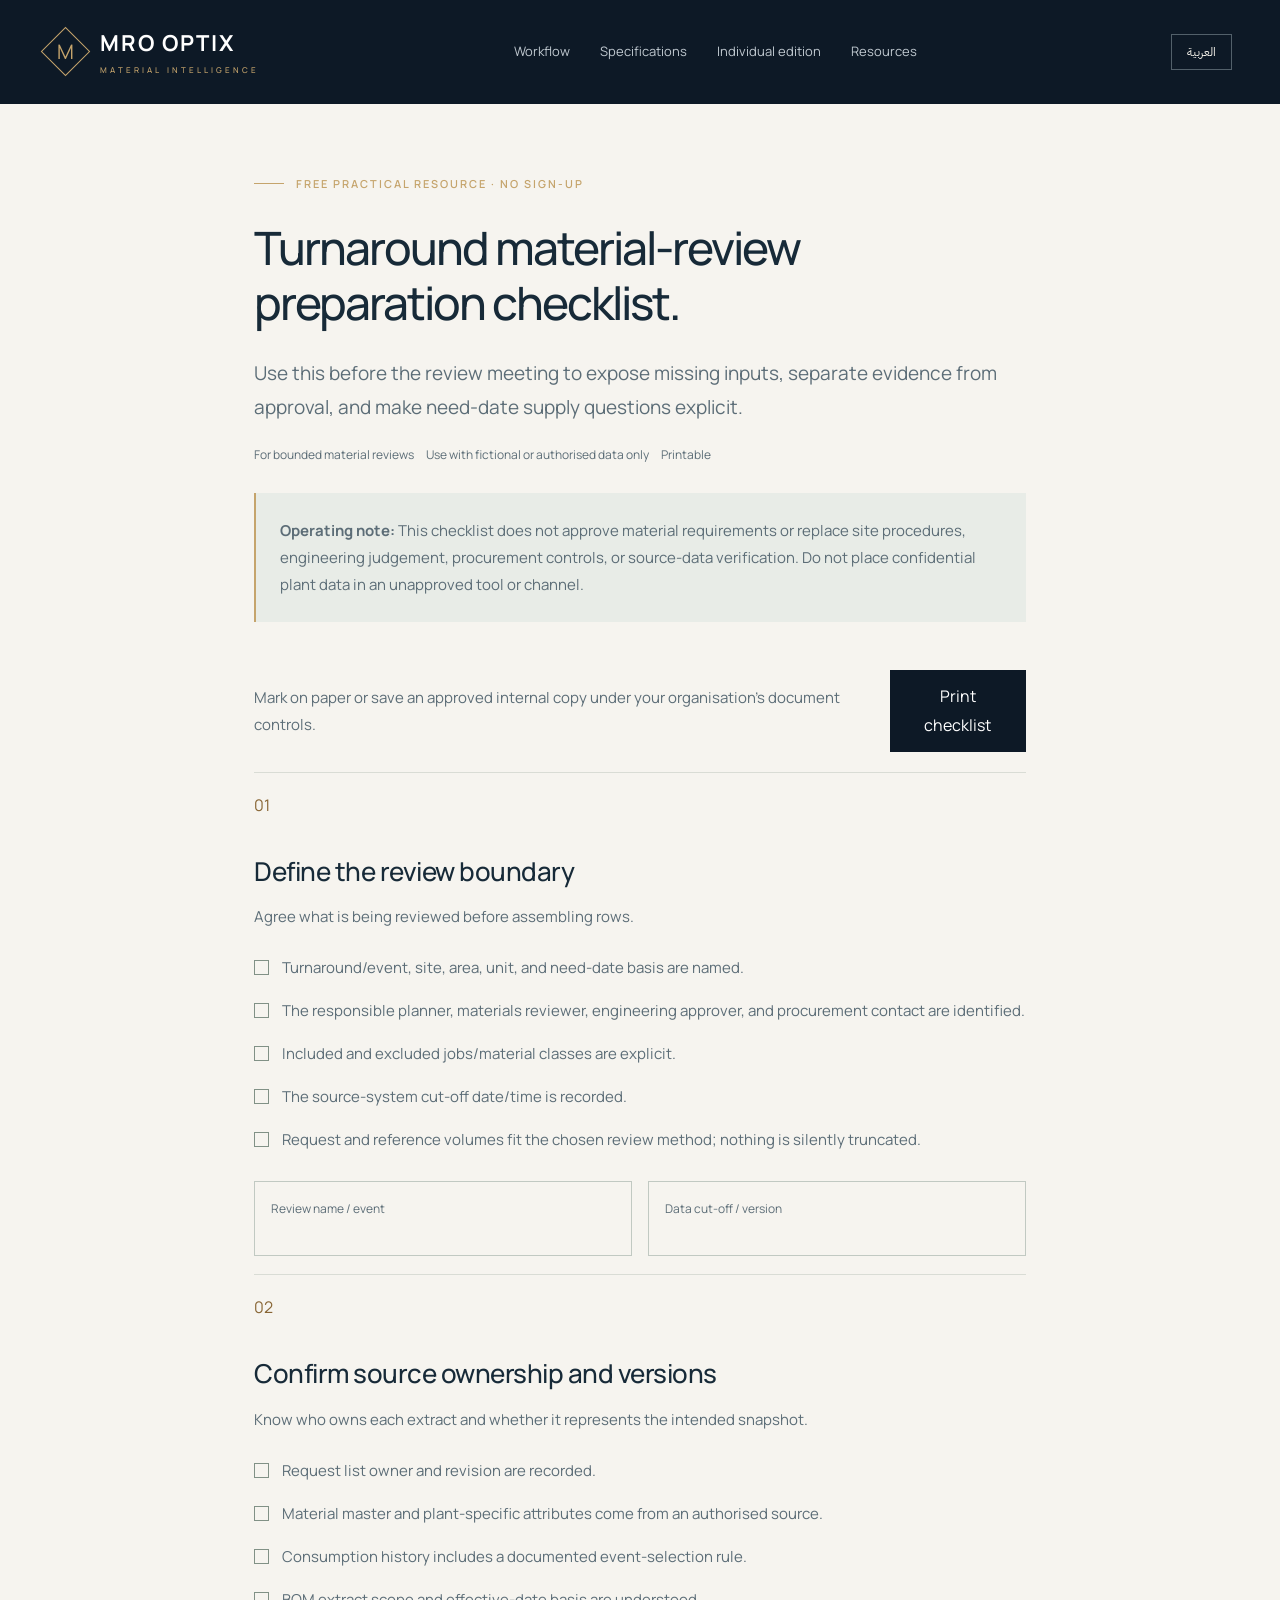
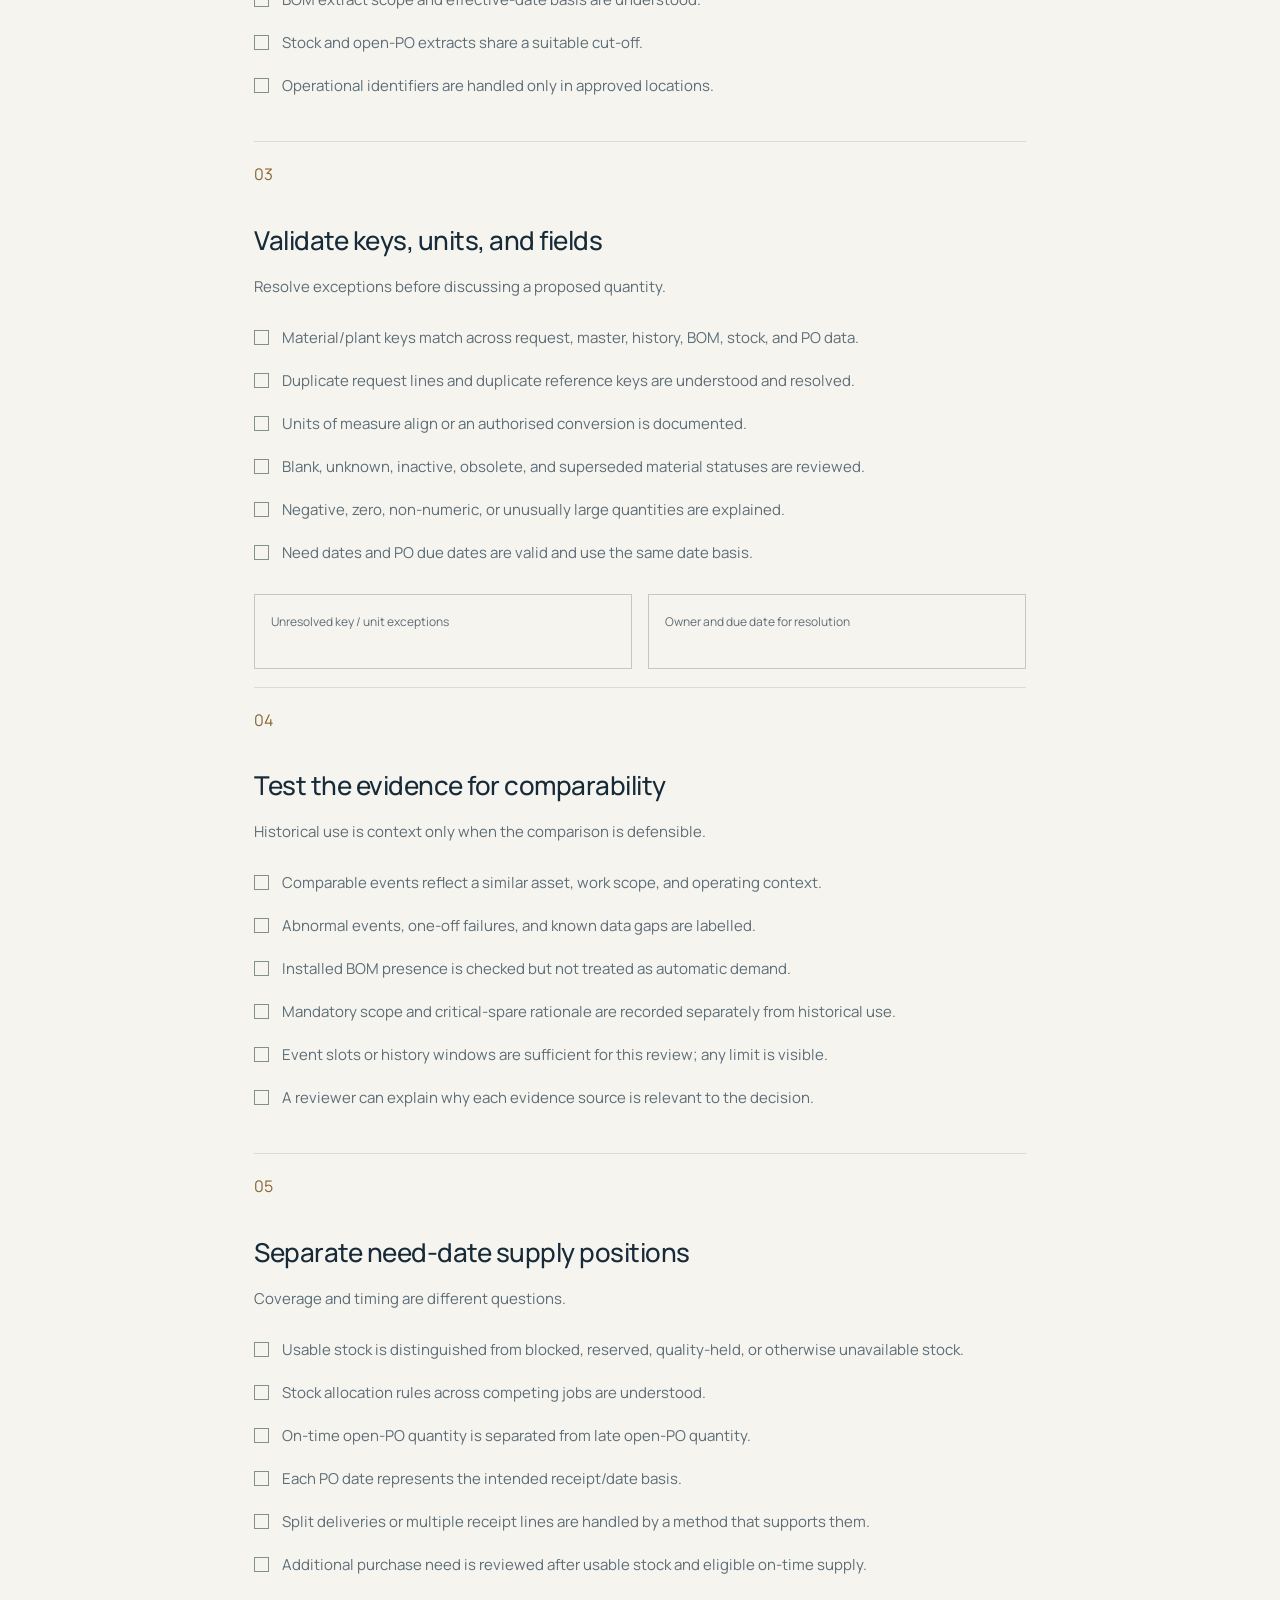
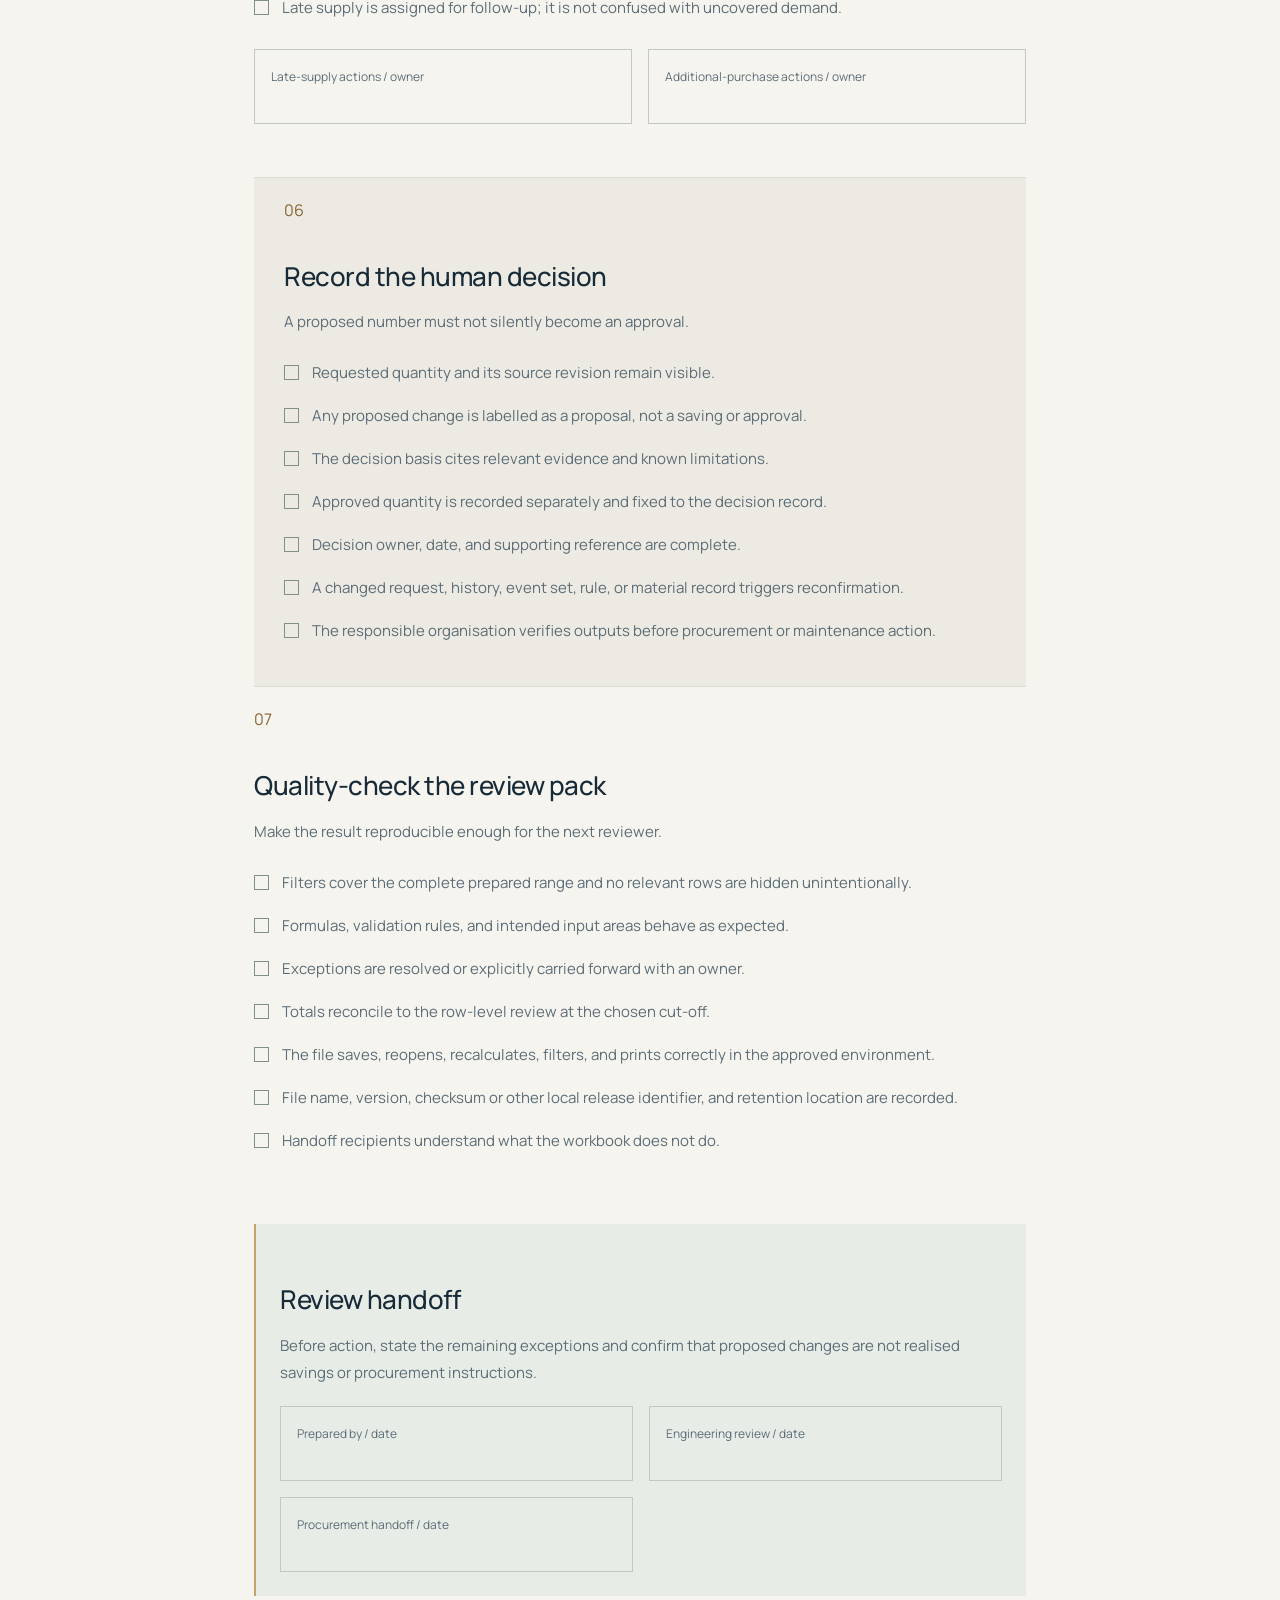
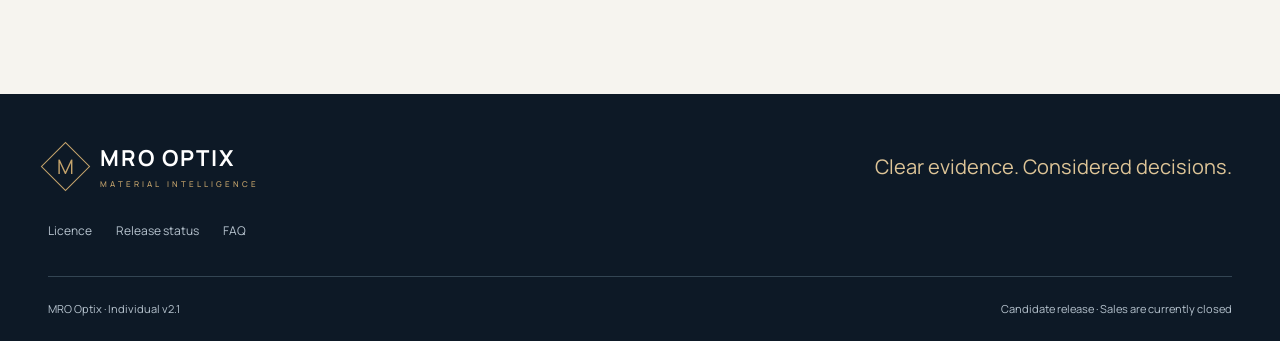
<file: turnaround-material-review-checklist.html>
<!doctype html><html lang="en" dir="ltr"><head><meta charset="utf-8"><meta name="viewport" content="width=device-width,initial-scale=1"><title>Turnaround Material-Review Checklist | MRO Optix</title><meta name="description" content="A free, no-sign-up checklist for preparing a bounded turnaround material review: sources, keys, history, supply timing, engineering decisions, and handoff."><meta name="robots" content="index,follow"><link rel="canonical" href="https://farajaay.github.io/mro-optix/turnaround-material-review-checklist.html"><meta name="theme-color" content="#0d1926"><link rel="stylesheet" href="brand.css"></head><body><a class="skip" href="#main">Skip to content</a><header class="mast"><nav class="nav wrap" aria-label="Primary navigation"><a class="brand" href="en.html" aria-label="MRO Optix"><span class="emblem" aria-hidden="true"><span>M</span></span><span class="wordmark">MRO OPTIX<small>MATERIAL INTELLIGENCE</small></span></a><div class="navlinks"><a href="en.html#workflow">Workflow</a><a href="en.html#fit">Specifications</a><a href="en.html#offer">Individual edition</a><a href="en.html#guides">Resources</a></div><a class="lang" href="index.html" lang="ar">العربية</a></nav></header><main id="main" class="article-main">
      <header>
        <div class="eyebrow">Free practical resource · no sign-up</div>
        <h1>Turnaround material-review preparation checklist.</h1>
        <p class="lead">Use this before the review meeting to expose missing inputs, separate evidence from approval, and make need-date supply questions explicit.</p>
        <div class="meta"><span class="chip">For bounded material reviews</span><span class="chip">Use with fictional or authorised data only</span><span class="chip">Printable</span></div>
      </header>

      <p class="notice"><strong>Operating note:</strong> This checklist does not approve material requirements or replace site procedures, engineering judgement, procurement controls, or source-data verification. Do not place confidential plant data in an unapproved tool or channel.</p>

      <div class="toolbar"><p>Mark on paper or save an approved internal copy under your organisation’s document controls.</p><button type="button" onclick="window.print()">Print checklist</button></div>

      <div class="checklist">
        <section>
          <div class="section-head"><span class="num">01</span><div><h2>Define the review boundary</h2><p>Agree what is being reviewed before assembling rows.</p></div></div>
          <ul><li>Turnaround/event, site, area, unit, and need-date basis are named.</li><li>The responsible planner, materials reviewer, engineering approver, and procurement contact are identified.</li><li>Included and excluded jobs/material classes are explicit.</li><li>The source-system cut-off date/time is recorded.</li><li>Request and reference volumes fit the chosen review method; nothing is silently truncated.</li></ul>
          <div class="fields"><div class="field">Review name / event</div><div class="field">Data cut-off / version</div></div>
        </section>

        <section>
          <div class="section-head"><span class="num">02</span><div><h2>Confirm source ownership and versions</h2><p>Know who owns each extract and whether it represents the intended snapshot.</p></div></div>
          <ul><li>Request list owner and revision are recorded.</li><li>Material master and plant-specific attributes come from an authorised source.</li><li>Consumption history includes a documented event-selection rule.</li><li>BOM extract scope and effective-date basis are understood.</li><li>Stock and open-PO extracts share a suitable cut-off.</li><li>Operational identifiers are handled only in approved locations.</li></ul>
        </section>

        <section>
          <div class="section-head"><span class="num">03</span><div><h2>Validate keys, units, and fields</h2><p>Resolve exceptions before discussing a proposed quantity.</p></div></div>
          <ul><li>Material/plant keys match across request, master, history, BOM, stock, and PO data.</li><li>Duplicate request lines and duplicate reference keys are understood and resolved.</li><li>Units of measure align or an authorised conversion is documented.</li><li>Blank, unknown, inactive, obsolete, and superseded material statuses are reviewed.</li><li>Negative, zero, non-numeric, or unusually large quantities are explained.</li><li>Need dates and PO due dates are valid and use the same date basis.</li></ul>
          <div class="fields"><div class="field">Unresolved key / unit exceptions</div><div class="field">Owner and due date for resolution</div></div>
        </section>

        <section>
          <div class="section-head"><span class="num">04</span><div><h2>Test the evidence for comparability</h2><p>Historical use is context only when the comparison is defensible.</p></div></div>
          <ul><li>Comparable events reflect a similar asset, work scope, and operating context.</li><li>Abnormal events, one-off failures, and known data gaps are labelled.</li><li>Installed BOM presence is checked but not treated as automatic demand.</li><li>Mandatory scope and critical-spare rationale are recorded separately from historical use.</li><li>Event slots or history windows are sufficient for this review; any limit is visible.</li><li>A reviewer can explain why each evidence source is relevant to the decision.</li></ul>
        </section>

        <section>
          <div class="section-head"><span class="num">05</span><div><h2>Separate need-date supply positions</h2><p>Coverage and timing are different questions.</p></div></div>
          <ul><li>Usable stock is distinguished from blocked, reserved, quality-held, or otherwise unavailable stock.</li><li>Stock allocation rules across competing jobs are understood.</li><li>On-time open-PO quantity is separated from late open-PO quantity.</li><li>Each PO date represents the intended receipt/date basis.</li><li>Split deliveries or multiple receipt lines are handled by a method that supports them.</li><li>Additional purchase need is reviewed after usable stock and eligible on-time supply.</li><li>Late supply is assigned for follow-up; it is not confused with uncovered demand.</li></ul>
          <div class="fields"><div class="field">Late-supply actions / owner</div><div class="field">Additional-purchase actions / owner</div></div>
        </section>

        <section class="decision">
          <div class="section-head"><span class="num">06</span><div><h2>Record the human decision</h2><p>A proposed number must not silently become an approval.</p></div></div>
          <ul><li>Requested quantity and its source revision remain visible.</li><li>Any proposed change is labelled as a proposal, not a saving or approval.</li><li>The decision basis cites relevant evidence and known limitations.</li><li>Approved quantity is recorded separately and fixed to the decision record.</li><li>Decision owner, date, and supporting reference are complete.</li><li>A changed request, history, event set, rule, or material record triggers reconfirmation.</li><li>The responsible organisation verifies outputs before procurement or maintenance action.</li></ul>
        </section>

        <section>
          <div class="section-head"><span class="num">07</span><div><h2>Quality-check the review pack</h2><p>Make the result reproducible enough for the next reviewer.</p></div></div>
          <ul><li>Filters cover the complete prepared range and no relevant rows are hidden unintentionally.</li><li>Formulas, validation rules, and intended input areas behave as expected.</li><li>Exceptions are resolved or explicitly carried forward with an owner.</li><li>Totals reconcile to the row-level review at the chosen cut-off.</li><li>The file saves, reopens, recalculates, filters, and prints correctly in the approved environment.</li><li>File name, version, checksum or other local release identifier, and retention location are recorded.</li><li>Handoff recipients understand what the workbook does not do.</li></ul>
        </section>
      </div>

      <section class="handoff">
        <h2>Review handoff</h2>
        <p>Before action, state the remaining exceptions and confirm that proposed changes are not realised savings or procurement instructions.</p>
        <div class="signoff"><div class="line">Prepared by / date</div><div class="line">Engineering review / date</div><div class="line">Procurement handoff / date</div></div>
      </section>
    </main><footer class="footer"><div class="wrap"><div class="footer-top"><a class="brand" href="en.html" aria-label="MRO Optix"><span class="emblem" aria-hidden="true"><span>M</span></span><span class="wordmark">MRO OPTIX<small>MATERIAL INTELLIGENCE</small></span></a><div class="footer-tag">Clear evidence. Considered decisions.</div></div><div class="footer-links"><a href="en.html#offer">Licence</a><a href="en.html#release-gates">Release status</a><a href="en.html#faq">FAQ</a></div><div class="footer-bottom"><p>MRO Optix · Individual v2.1</p><p>Candidate release · Sales are currently closed</p></div></div></footer></body></html>
</file>
<file: brand.css>
@import url('https://fonts.googleapis.com/css2?family=IBM+Plex+Sans+Arabic:wght@400;500;600;700&family=Manrope:wght@400;500;600;700;800&display=swap');
:root{--night:#0d1926;--gold:#c5a46c;--paper:#f6f4ef;--ink:#172a38;--muted:#5c6d77;--line:#d9dcd5;font-family:Manrope,"IBM Plex Sans Arabic",sans-serif;color:var(--ink);background:var(--paper)}*{box-sizing:border-box}html{scroll-behavior:smooth;scroll-padding-top:30px}html[lang=ar]{font-family:"IBM Plex Sans Arabic",Manrope,sans-serif}body{margin:0;line-height:1.8}a{color:inherit;text-decoration:none}a:focus-visible,button:focus-visible,summary:focus-visible{outline:3px solid var(--gold);outline-offset:5px}a:hover{color:#96713a}.wrap{width:min(1280px,calc(100% - 96px));margin:auto}.skip{position:absolute;top:-100px;background:var(--gold);color:var(--night);padding:10px;z-index:5}.skip:focus{top:10px}.mast,.hero,.footer{background:var(--night);color:#f7f4ec}.nav{min-height:104px;display:flex;align-items:center;justify-content:space-between;gap:28px}.brand{display:flex;align-items:center;gap:17px;direction:ltr;color:#fff}.emblem{width:35px;height:35px;border:1px solid var(--gold);transform:rotate(45deg);display:grid;place-items:center;color:var(--gold)}.emblem span{transform:rotate(-45deg);font:20px Manrope}.wordmark{font:700 22px Manrope;letter-spacing:2px;line-height:1.3}.wordmark small{display:block;font-size:8px;font-weight:500;letter-spacing:3px;color:var(--gold);margin-top:7px}.navlinks{display:flex;gap:30px;font-size:13px;color:#c0c9d0}.lang{border:1px solid #52606a;padding:6px 15px;font-size:12px}.hero .wrap{display:grid;grid-template-columns:1.04fr 1fr;align-items:center;gap:70px;padding-block:82px 100px}.eyebrow{display:flex;align-items:center;gap:12px;font-size:11px;letter-spacing:2px;text-transform:uppercase;color:var(--gold);font-weight:600}.eyebrow:before{content:"";width:30px;height:1px;background:currentColor}html[lang=ar] .eyebrow{letter-spacing:0;font-size:13px}h1,h2,h3,p{margin-top:0}h1{font-size:clamp(42px,4.6vw,70px);font-weight:500;line-height:1.12;letter-spacing:-3px;margin-block:26px}h1 em{font-style:normal;color:var(--gold)}html[lang=ar] h1{line-height:1.4;letter-spacing:-1px}.intro{color:#bbc5ce;font-size:17px;max-width:520px}.actions{display:flex;align-items:center;flex-wrap:wrap;gap:26px;margin-top:32px}.btn{display:inline-flex;align-items:center;justify-content:space-between;gap:32px;min-height:54px;padding:12px 25px;background:var(--gold);color:var(--night);font-size:14px;font-weight:700}.btn:hover{background:#d5b982;color:var(--night)}.textlink{font-size:13px;border-bottom:1px solid #687480;padding-bottom:4px}.small-note{font-size:12px;color:#bbc5ce;margin-top:22px}.product-panel{border:1px solid #3d4e5b;background:#142535;box-shadow:0 30px 70px #0004}.panel-top,.panel-foot{display:flex;justify-content:space-between;gap:12px;padding:17px 24px;font-size:10px;border-bottom:1px solid #3b4b57;color:#bfccd4}.panel-top{font-family:Manrope;direction:ltr;letter-spacing:1.5px}.panel-top span:last-child{color:var(--gold)}.panel-main{padding:28px}.panel-label{color:#aebdc7;font-size:12px}.panel-title{font-size:23px;font-weight:500;margin:4px 0 25px}.figures{display:grid;grid-template-columns:repeat(3,1fr);gap:14px;margin-bottom:27px}.figure{border-inline-start:1px solid #8e7956;padding-inline-start:13px}.figure b{display:block;font:500 36px/1.3 Manrope}.figure span{font-size:11px;color:#b9c7d0}.queue{border-collapse:collapse;width:100%;font-size:11px}.queue caption{text-align:start;margin-bottom:8px}.queue th{text-align:start;font-weight:400;color:#acbdc9;font-size:10px;padding-bottom:10px}.queue td{padding:13px 3px;border-top:1px solid #354858}.pill{color:#e0c38e}.panel-foot{border-top:1px solid #3b4b57;border-bottom:0;font-size:10px}.edition-bar{background:#182b3b;color:#c4cbd0;font-size:12px}.edition-bar .wrap{display:flex;justify-content:space-between;gap:18px;flex-wrap:wrap;padding-block:20px}.edition-bar b{color:#dfc697;font-weight:500}.section{padding-block:96px}.section .eyebrow{color:#886534}.section-header{display:flex;justify-content:space-between;align-items:flex-end;gap:70px;margin-bottom:45px}.section-header>div{max-width:650px}.section-header>p{max-width:360px;font-size:14px;color:var(--muted)}h2{font-size:clamp(30px,3.4vw,46px);font-weight:500;letter-spacing:-1.5px;line-height:1.3;margin-block:18px 0}html[lang=ar] h2{letter-spacing:0;line-height:1.55}.steps{display:grid;grid-template-columns:repeat(3,1fr);border-block:1px solid var(--line)}.step{padding:32px;border-inline-end:1px solid var(--line)}.step:first-child{padding-inline-start:0}.step:last-child{border-inline-end:0}.number{color:#886534;font:13px Manrope}.step h3{font-size:22px;font-weight:500;margin-block:28px 12px}.step p,.fit-copy>p,.offer-copy>p{color:var(--muted);font-size:14px}.decision{margin-top:35px;background:#eceae2;padding:25px 30px;display:flex;align-items:center;gap:40px}.decision b{font-size:18px;min-width:210px;font-weight:500}.decision p{margin:0;font-size:14px;color:var(--muted)}.fit-section{background:#e8ece7;border-block:1px solid var(--line)}.fit-layout,.offer-layout{display:grid;grid-template-columns:1fr 1fr;gap:100px;align-items:center}.specs{margin:0}.specs div{display:flex;justify-content:space-between;align-items:center;gap:25px;border-bottom:1px solid #cdd3cc;padding:16px 0}.specs dt{font-size:14px;color:#4c605c}.specs dd{margin:0;font:25px Manrope}.scope-note{font-size:12px!important;color:var(--muted);margin-top:22px}.includes{padding:0;list-style:none;font-size:14px}.includes li{padding:10px 0;border-bottom:1px solid var(--line)}.includes li:before{content:"✓";color:#8c6a38;margin-inline-end:14px}.price-card{background:var(--night);color:#f7f4ec;padding:42px;border-top:3px solid var(--gold)}.price-head{display:flex;justify-content:space-between;gap:12px;font-size:12px}.price-head span,.availability{color:#dfc697}.price-value{font:86px/1.3 Manrope;letter-spacing:-5px;margin:27px 0 6px;direction:ltr}.price-value small{font-size:20px;letter-spacing:0;color:var(--gold)}.price-card p{color:#b7c4cf;font-size:13px}.price-card hr{border:0;border-top:1px solid #3c4d5a;margin:26px 0}.price-card .btn{width:100%;margin-top:15px}.availability{font-size:13px}.resources{background:#fff}.resource-grid{display:grid;grid-template-columns:repeat(3,1fr);gap:30px}.resource-card{display:flex;flex-direction:column;align-items:flex-start;padding-block:25px;border-top:2px solid var(--line)}.resource-card:hover{border-color:var(--gold);color:var(--ink)}.resource-card small{font-size:11px;color:#886534}.resource-card h3{font-size:24px;line-height:1.5;font-weight:500;margin-block:20px 12px}.resource-card p{font-size:14px;color:var(--muted)}.read{margin-top:auto;padding-top:18px;font-size:12px;text-decoration:underline;text-underline-offset:7px}.release{display:grid;grid-template-columns:.85fr 1.15fr;gap:80px}.release p{color:var(--muted);font-size:14px;margin-top:20px}.release-list{list-style:none;padding:0;margin:0}.release-list li{display:flex;justify-content:space-between;gap:20px;padding:18px 0;border-bottom:1px solid var(--line);font-size:14px}.release-list span{color:#886534;font-size:12px;white-space:nowrap}.qa{margin-top:55px}.qa details{border-top:1px solid var(--line);padding-block:20px}.qa summary{cursor:pointer;font-size:16px}.qa p{max-width:950px;margin:16px 0 0;color:var(--muted);font-size:14px}.footer{padding:50px 0 22px}.footer-top,.footer-bottom{display:flex;justify-content:space-between;gap:25px;align-items:center}.footer-tag{font-size:20px;color:#ddc497}.footer-links{display:flex;gap:24px;margin-top:30px;font-size:12px;color:#b7c4cf}.footer-bottom{border-top:1px solid #334553;margin-top:35px;padding-top:22px;font-size:11px;color:#b7c4cf}.footer-bottom p{margin:0}.article-main{max-width:820px;margin:auto;padding:70px 24px}.article-main h1{font-size:46px;line-height:1.2;letter-spacing:-2px}.article-main h2{font-size:26px;letter-spacing:-.5px;margin:35px 0 15px}.article-main p,.article-main li{color:var(--muted);font-size:15px}.article-main a{text-decoration:underline;text-underline-offset:4px}.article-main .lead{font-size:19px}.box,.cta,.notice,.handoff{padding:24px;background:#e8ece7;border-inline-start:2px solid var(--gold);margin-block:28px}.cta a{display:inline-block;margin-inline-end:20px}.fields,.signoff{display:grid;grid-template-columns:1fr 1fr;gap:16px;margin-top:20px}.field,.line{border:1px solid #c1c9c2;padding:16px;min-height:75px;font-size:12px;color:var(--muted)}.article-main .decision{display:block}.checklist section{padding-block:18px;border-top:1px solid var(--line);break-inside:avoid}.checklist ul{list-style:none;padding:0}.checklist li{position:relative;padding:8px 0 8px 28px}.checklist li:before{content:"";position:absolute;left:0;top:14px;border:1px solid #819186;width:13px;height:13px}.toolbar{display:flex;align-items:center;justify-content:space-between;gap:20px;padding-block:20px}.toolbar p{margin:0}.toolbar button{border:0;background:var(--night);color:#fff;padding:12px 18px;font:inherit;cursor:pointer}.meta{display:flex;flex-wrap:wrap;gap:12px;font-size:12px;color:var(--muted)}.num{color:#886534}
@media(max-width:850px){.wrap{width:calc(100% - 48px)}.nav{flex-wrap:wrap;padding-block:23px}.navlinks{order:3;width:100%;justify-content:space-between;border-top:1px solid #334553;padding-top:15px}.hero .wrap,.fit-layout,.offer-layout,.release{grid-template-columns:1fr;gap:40px}.hero .wrap{padding-block:45px 60px}.section{padding-block:65px}.section-header{display:block}.section-header>p{margin-top:20px;max-width:600px}.decision{display:block}.decision p{margin-top:12px}.resource-card h3{font-size:20px}}
@media(max-width:560px){.wrap{width:calc(100% - 40px)}.wordmark{font-size:19px}.navlinks{gap:10px;font-size:11px}h1,html[lang=ar] h1{font-size:40px}.panel-main{padding:20px 15px}.panel-top,.panel-foot{padding:14px;font-size:9px}.figure b{font-size:30px}.steps,.resource-grid{grid-template-columns:1fr}.step,.step:first-child{padding:25px 0;border-inline-end:0;border-bottom:1px solid var(--line)}.price-card{padding:28px}.price-value{font-size:72px}.footer-top,.footer-bottom{flex-direction:column;align-items:flex-start}.article-main h1{font-size:36px}.fields,.signoff{grid-template-columns:1fr}.toolbar{display:block}.toolbar button{margin-top:15px}}
@media(prefers-reduced-motion:reduce){html{scroll-behavior:auto}}@media print{.mast,.footer,.skip,.toolbar{display:none}body{background:#fff;color:#111}.article-main{max-width:none;padding:0}.article-main h1{font-size:28pt}.article-main p,.article-main li{font-size:10pt;color:#222}.box,.notice,.handoff{background:#fff}.checklist section{break-inside:avoid}@page{margin:15mm}}
</file>
